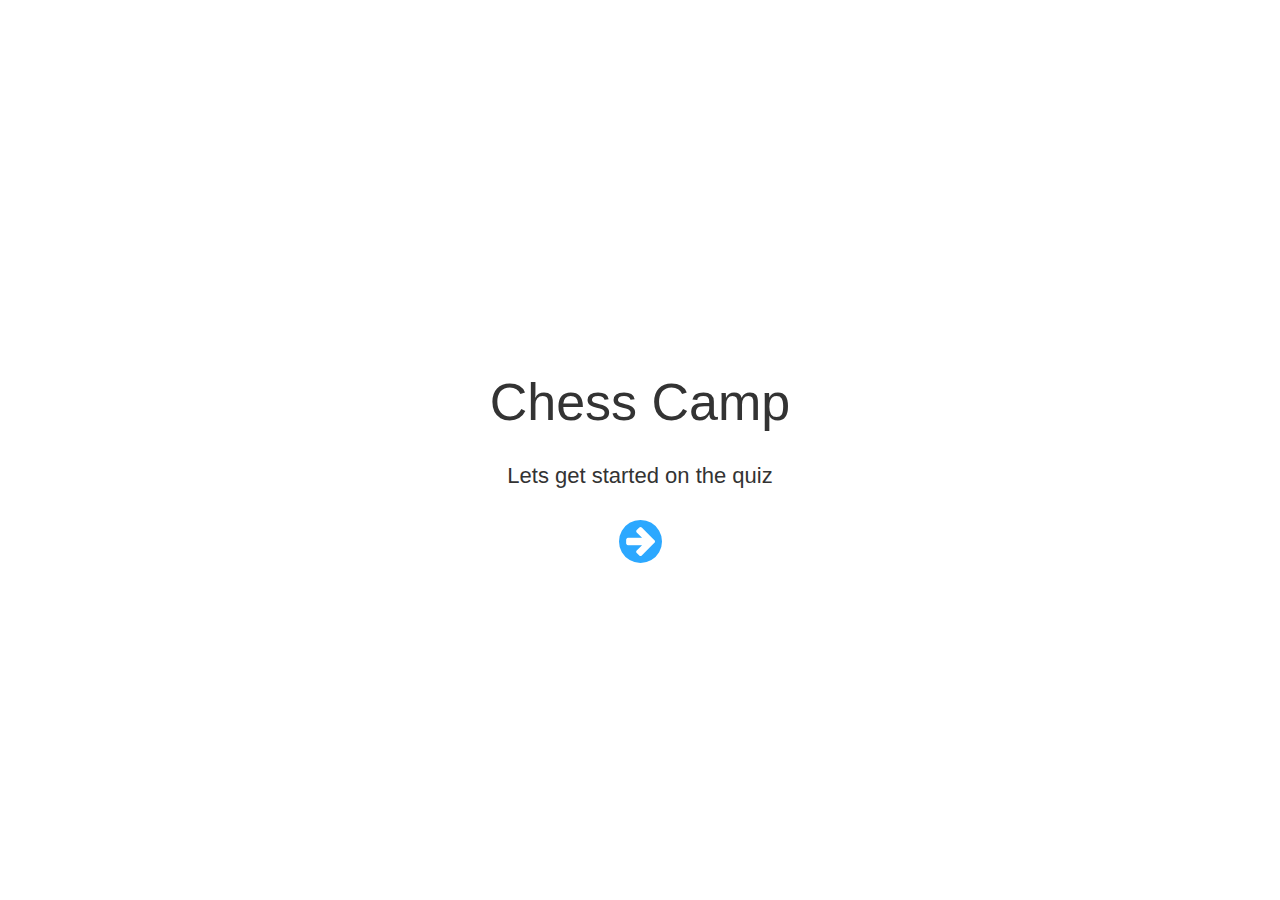
<file: index.html>
<!DOCTYPE html>
<html lang="en">
  <head>
    <meta charset="utf-8">
    <meta name="Moulthun Ly" content="Tue, 29 Oct 2013 23:53:06 GMT">
    <meta name="description" content="">
    <meta name="keywords" content="">
    <title>Chess Viewer Test</title>
    <link href='http://fonts.googleapis.com/css?family=Roboto:400,700,400italic,700italic|Roboto+Slab:400,700' rel='stylesheet' type='text/css'>
    <link href="//netdna.bootstrapcdn.com/font-awesome/4.0.1/css/font-awesome.css" rel="stylesheet">
    <link rel="stylesheet" href="//netdna.bootstrapcdn.com/bootstrap/3.0.0/css/bootstrap.min.css" />
    <link rel="stylesheet" href="/chessboardjs/css/chessboard-0.3.0.min.css" />
    <link rel="stylesheet" href="/stylesheets/style.css" />
    <link rel="stylesheet" href="/stylesheets/gsdk.css" />
    <script src="//ajax.googleapis.com/ajax/libs/jquery/1.10.2/jquery.min.js"></script>
    <script src="//netdna.bootstrapcdn.com/bootstrap/3.0.0/js/bootstrap.min.js"></script>
    <script src="js/get-shit-done.js"></script>
    <script src="js/gsdk-morphing.js"></script>
    <script src="js/gsdk-bootstrapswitch.js"></script>
    <script src="js/pgnviewer.js"></script>
    <script src="js/bootstrap-select.js"></script>
    <script src="js/jquery.flexisel.js"></script>
    <!--[if IE]>
    <script src="http://html5shim.googlecode.com/svn/trunk/html5.js"></script>
    <![endif]-->
  </head>
  <body>
    <div class="container">
      <div class="splash">
        <span class="splash-message">
          <h1>Chess Camp </h1>
          <h4>Lets get started on the quiz</h4>
          <a href="questions.html">
          <button class="fa fa-arrow-circle-right transparent"></button>
          </a>
        <span>
      </div>
    </div>
  </body>
</html>
</file>
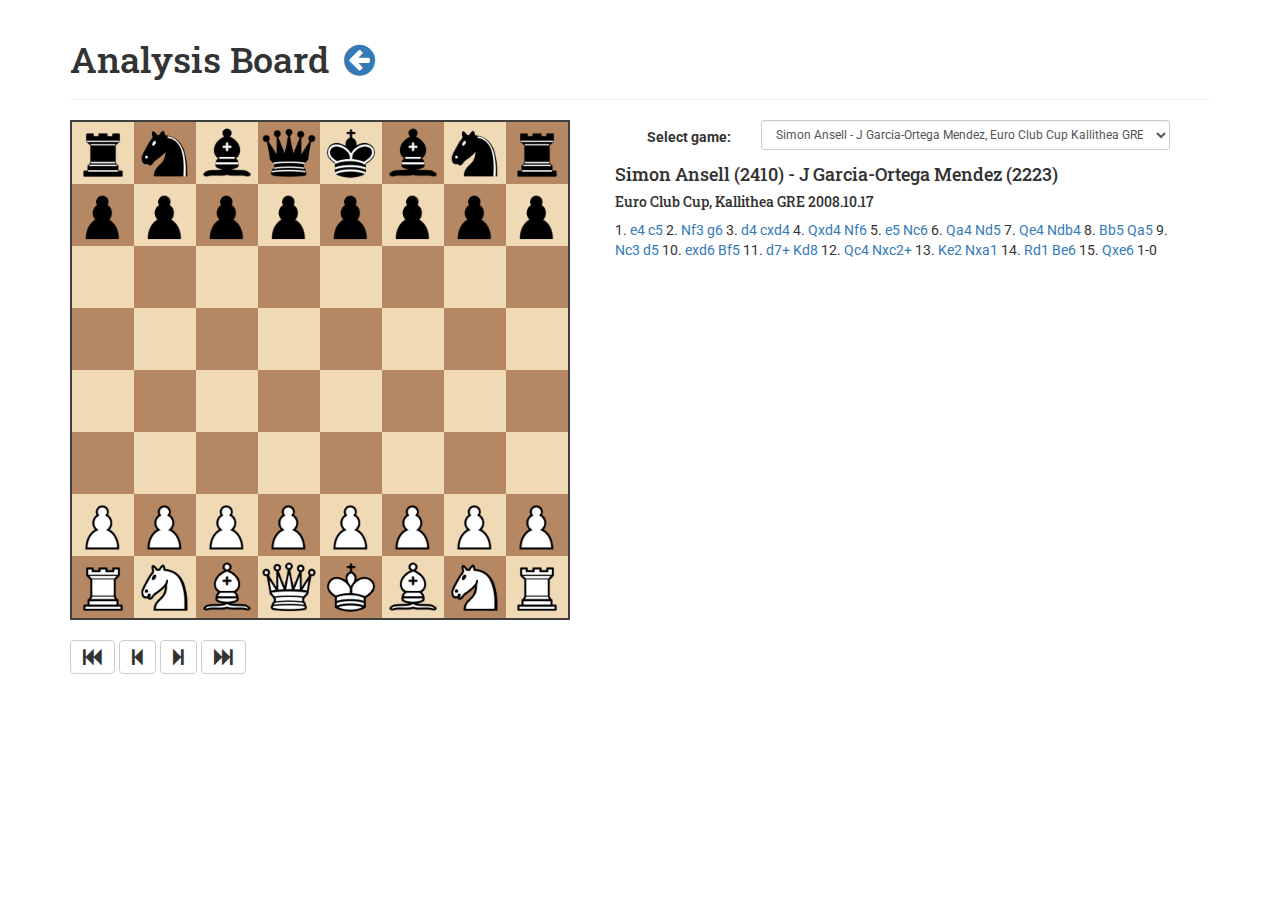
<file: answer.html>
<!DOCTYPE html>
<html lang="en">
  <head>
    <meta charset="utf-8">
    <meta name="generator" content="CoffeeCup HTML Editor (www.coffeecup.com)">
    <meta name="dcterms.created" content="Tue, 29 Oct 2013 23:53:06 GMT">
    <meta name="description" content="">
    <meta name="keywords" content="">
    <title>Chess Quiz Answers</title>
    <link href='http://fonts.googleapis.com/css?family=Roboto:400,700,400italic,700italic|Roboto+Slab:400,700' rel='stylesheet' type='text/css'>
    <link href="//netdna.bootstrapcdn.com/font-awesome/4.0.1/css/font-awesome.css" rel="stylesheet">
    <link rel="stylesheet" href="//netdna.bootstrapcdn.com/bootstrap/3.0.0/css/bootstrap.min.css" />
    <link rel="stylesheet" href="/chessboardjs/css/chessboard-0.3.0.min.css" />
    <link rel="stylesheet" href="/stylesheets/style.css" />
    <script src="//ajax.googleapis.com/ajax/libs/jquery/1.10.2/jquery.min.js"></script>
    <script src="//netdna.bootstrapcdn.com/bootstrap/3.0.0/js/bootstrap.min.js"></script>
    <!--[if IE]>
    <script src="http://html5shim.googlecode.com/svn/trunk/html5.js"></script>
    <![endif]-->
  </head>
  <body>
    <div class="container">
      <div class="page-header">
          <h1>Analysis Board 
            <a href="questions.html">
              <button class="fa fa-arrow-circle-left transparent" href="index.html"></button>
            </a>    
          </h1> 
      </div>
      <div class="row">
        <div class="analysis-left col-xs-4">
          <div id="board"></div>
          <div id="board-buttons">
            <button type="button" class="btn btn-default" id="btnStart"><i class="fa fa-fast-backward fa-lg"></i></button>
            <button type="button" class="btn btn-default" id="btnPrevious"><i class="fa fa-step-backward fa-lg"></i></button>
            <button type="button" class="btn btn-default" id="btnNext"><i class="fa fa-step-forward fa-lg"></i></button>
            <button type="button" class="btn btn-default" id="btnEnd"><i class="fa fa-fast-forward fa-lg"></i></button>
          </div>
        </div>
        <div class="analysis-right col-xs-6">
          <form class="form-horizontal" role="form">
            <div class="form-group">
              <label for="gameSelect" class="col-xs-3 control-label">Select game:</label>
              <div class="col-xs-9">
                <select id="gameSelect" class="form-control input-sm" onchange="loadGame(this.value);return false;"></select>
              </div>
            </div>
          </form>
          <div id="game-data">
          </div>
        </div>
      </div>
     
    </div>
    <script src="/chessboardjs/js/chessboard-0.3.0.min.js"></script>
    <script src="/chessjs/chess.js"></script>
    <script src="js/pgnviewer.js"></script>
  </body>
</html>
</file>
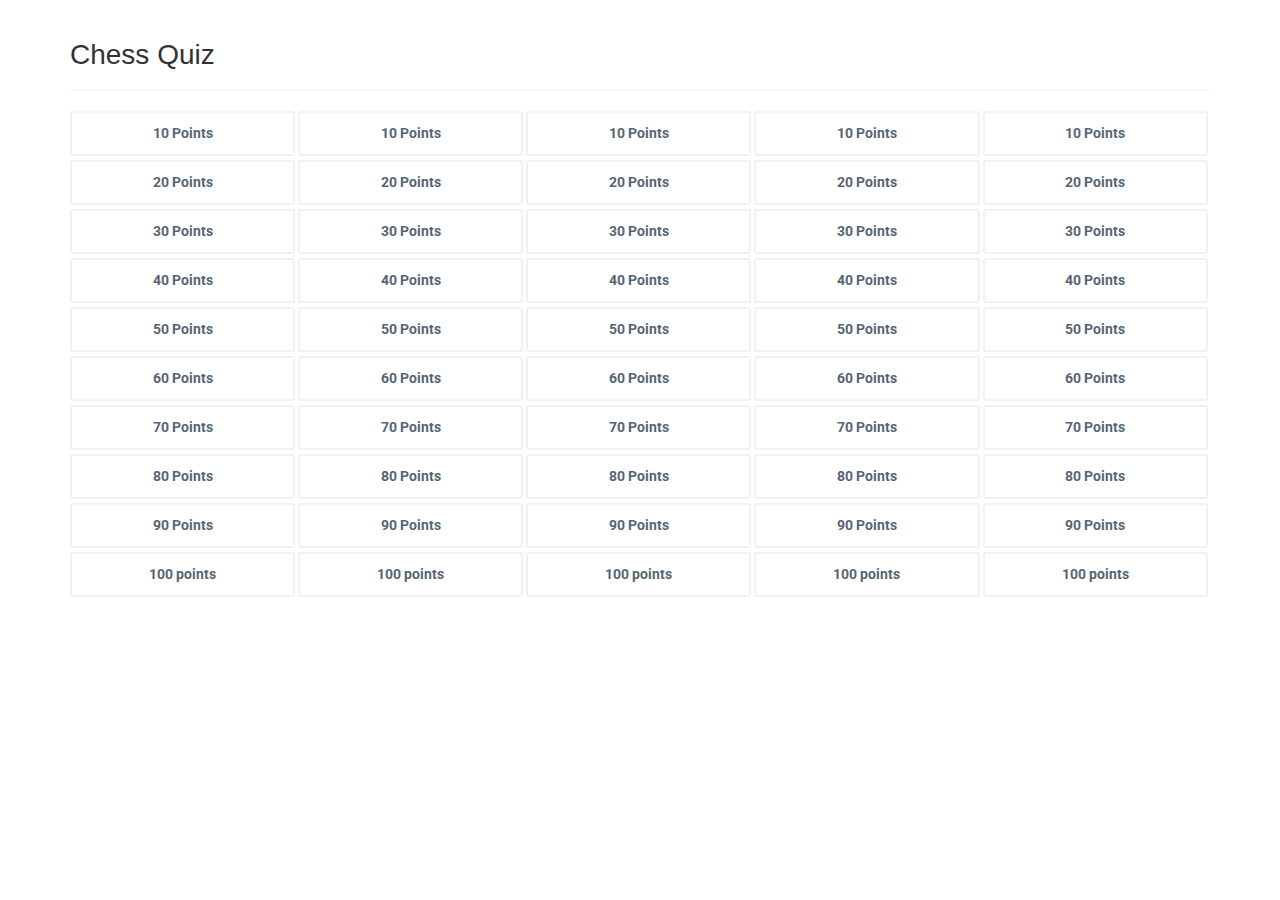
<file: questions.html>
<!DOCTYPE html>
<html lang="en">
  <head>
    <meta charset="utf-8">
    <meta name="generator" content="CoffeeCup HTML Editor (www.coffeecup.com)">
    <meta name="dcterms.created" content="Tue, 29 Oct 2013 23:53:06 GMT">
    <meta name="description" content="">
    <meta name="keywords" content="">
    <title>Chess Quiz Board</title>
    <link href='http://fonts.googleapis.com/css?family=Roboto:400,700,400italic,700italic|Roboto+Slab:400,700' rel='stylesheet' type='text/css'>
    <link href="//netdna.bootstrapcdn.com/font-awesome/4.0.1/css/font-awesome.css" rel="stylesheet">
    <link rel="stylesheet" href="//netdna.bootstrapcdn.com/bootstrap/3.0.0/css/bootstrap.min.css" />
    <link rel="stylesheet" href="/chessboardjs/css/chessboard-0.3.0.min.css" />
    <link rel="stylesheet" href="/stylesheets/style.css" />
    <link rel="stylesheet" href="/stylesheets/gsdk.css" />
    <script src="//ajax.googleapis.com/ajax/libs/jquery/1.10.2/jquery.min.js"></script>
    <script src="//netdna.bootstrapcdn.com/bootstrap/3.0.0/js/bootstrap.min.js"></script>
    <script src="js/get-shit-done.js"></script>
    <script src="js/gsdk-morphing.js"></script>
    <script src="js/gsdk-bootstrapswitch.js"></script>
    <script src="js/bootstrap-select.js"></script>
    <script src="js/jquery.flexisel.js"></script>
    <!--[if IE]>
    <script src="http://html5shim.googlecode.com/svn/trunk/html5.js"></script>
    <![endif]-->
  </head>
  <body>
    <div class="container">
      <div class="page-header">
        <h3>Chess Quiz</h3>
      </div>
      <div class = "quiz-board">
        <!-- The First Row -->
        <div class="quiz row" id="one">
          <button class="btn question" id="one">
            10 Points
          </button>

          <button class="btn question" id="two">
            10 Points
          </button>

          <button class="btn question" id="three">
            10 Points
          </button>

           <button class="btn question" id="four">
            10 Points
          </button>

           <button class="btn question" id="five">
            10 Points
          </button>
        </div>
        <!-- The Second Row -->
        <div class="quiz row" id="two">
          <button class="btn question" id="one">
            20 Points
          </button>

          <button class="btn question" id="two">
            20 Points
          </button>

          <button class="btn question" id="three">
            20 Points
          </button>

           <button class="btn question" id="four">
            20 Points
          </button>

           <button class="btn question" id="five">
            20 Points
          </button>        
        </div>
        <!-- The Third Row -->
        <div class="quiz row" id="three">
          <button class="btn question" id="one">
            30 Points
          </button>

          <button class="btn question" id="two">
            30 Points
          </button>

          <button class="btn question" id="three">
            30 Points
          </button>

           <button class="btn question" id="four">
            30 Points
          </button>

           <button class="btn question" id="five">
            30 Points
          </button>          
        </div>
        <!-- The 4th Row -->
        <div class="quiz row" id="four">
          <button class="btn question" id="one">
            40 Points
          </button>

          <button class="btn question" id="two">
            40 Points
          </button>

          <button class="btn question" id="three">
            40 Points
          </button>

           <button class="btn question" id="four">
            40 Points
          </button>

           <button class="btn question" id="five">
            40 Points
          </button>        
        </div>
        <!-- The 5th Row -->
        <div class="quiz row" id="five">
          <button class="btn question" id="one">
            50 Points
          </button>

          <button class="btn question" id="two">
            50 Points
          </button>

          <button class="btn question" id="three">
            50 Points
          </button>

           <button class="btn question" id="four">
            50 Points
          </button>

           <button class="btn question" id="five">
            50 Points
          </button>        
        </div>
        <!-- The 6th Row -->
        <div class="quiz row" id="six">
          <button class="btn question" id="one">
            60 Points
          </button>

          <button class="btn question" id="two">
            60 Points
          </button>

          <button class="btn question" id="three">
            60 Points
          </button>

           <button class="btn question" id="four">
            60 Points
          </button>

           <button class="btn question" id="five">
            60 Points
          </button>        
        </div>
        <!-- The 7th Row -->
        <div class="quiz row" id="seven">
          <button class="btn question" id="one">
            70 Points
          </button>

          <button class="btn question" id="two">
            70 Points
          </button>

          <button class="btn question" id="three">
            70 Points
          </button>

           <button class="btn question" id="four">
            70 Points
          </button>

           <button class="btn question" id="five">
            70 Points
          </button>        
        </div>
        <!-- The 8th Row -->
        <div class="quiz row" id="eight">
          <button class="btn question" id="one">
            80 Points
          </button>

          <button class="btn question" id="two">
            80 Points
          </button>

          <button class="btn question" id="three">
            80 Points
          </button>

          <button class="btn question" id="four">
            80 Points
          </button>

           <button class="btn question" id="five">
            80 Points
          </button>        
        </div>
        <!-- The 9th Row -->
        <div class="quiz row" id="ninety">
          <button class="btn question" id="one">
            90 Points
          </button>

          <button class="btn question" id="two">
            90 Points
          </button>

          <button class="btn question" id="three">
            90 Points
          </button>

           <button class="btn question" id="four">
            90 Points
          </button>

          <button class="btn question" id="five">
            90 Points
          </button>        
        </div>
        <!-- The 10th Row -->
        <div class="quiz row" id="ten">
          <button class="btn question" id="one">
            100 points
          </button>

          <button class="btn question" id="two">
            100 points
          </button>

          <button class="btn question" id="three">
            100 points
          </button>

          <button class="btn question" id="four">
            100 points
          </button>

          <button class="btn question" id="five">
            100 points
          </button>        
        </div>
      </div>
    </div>

  </body>
</html>
</file>
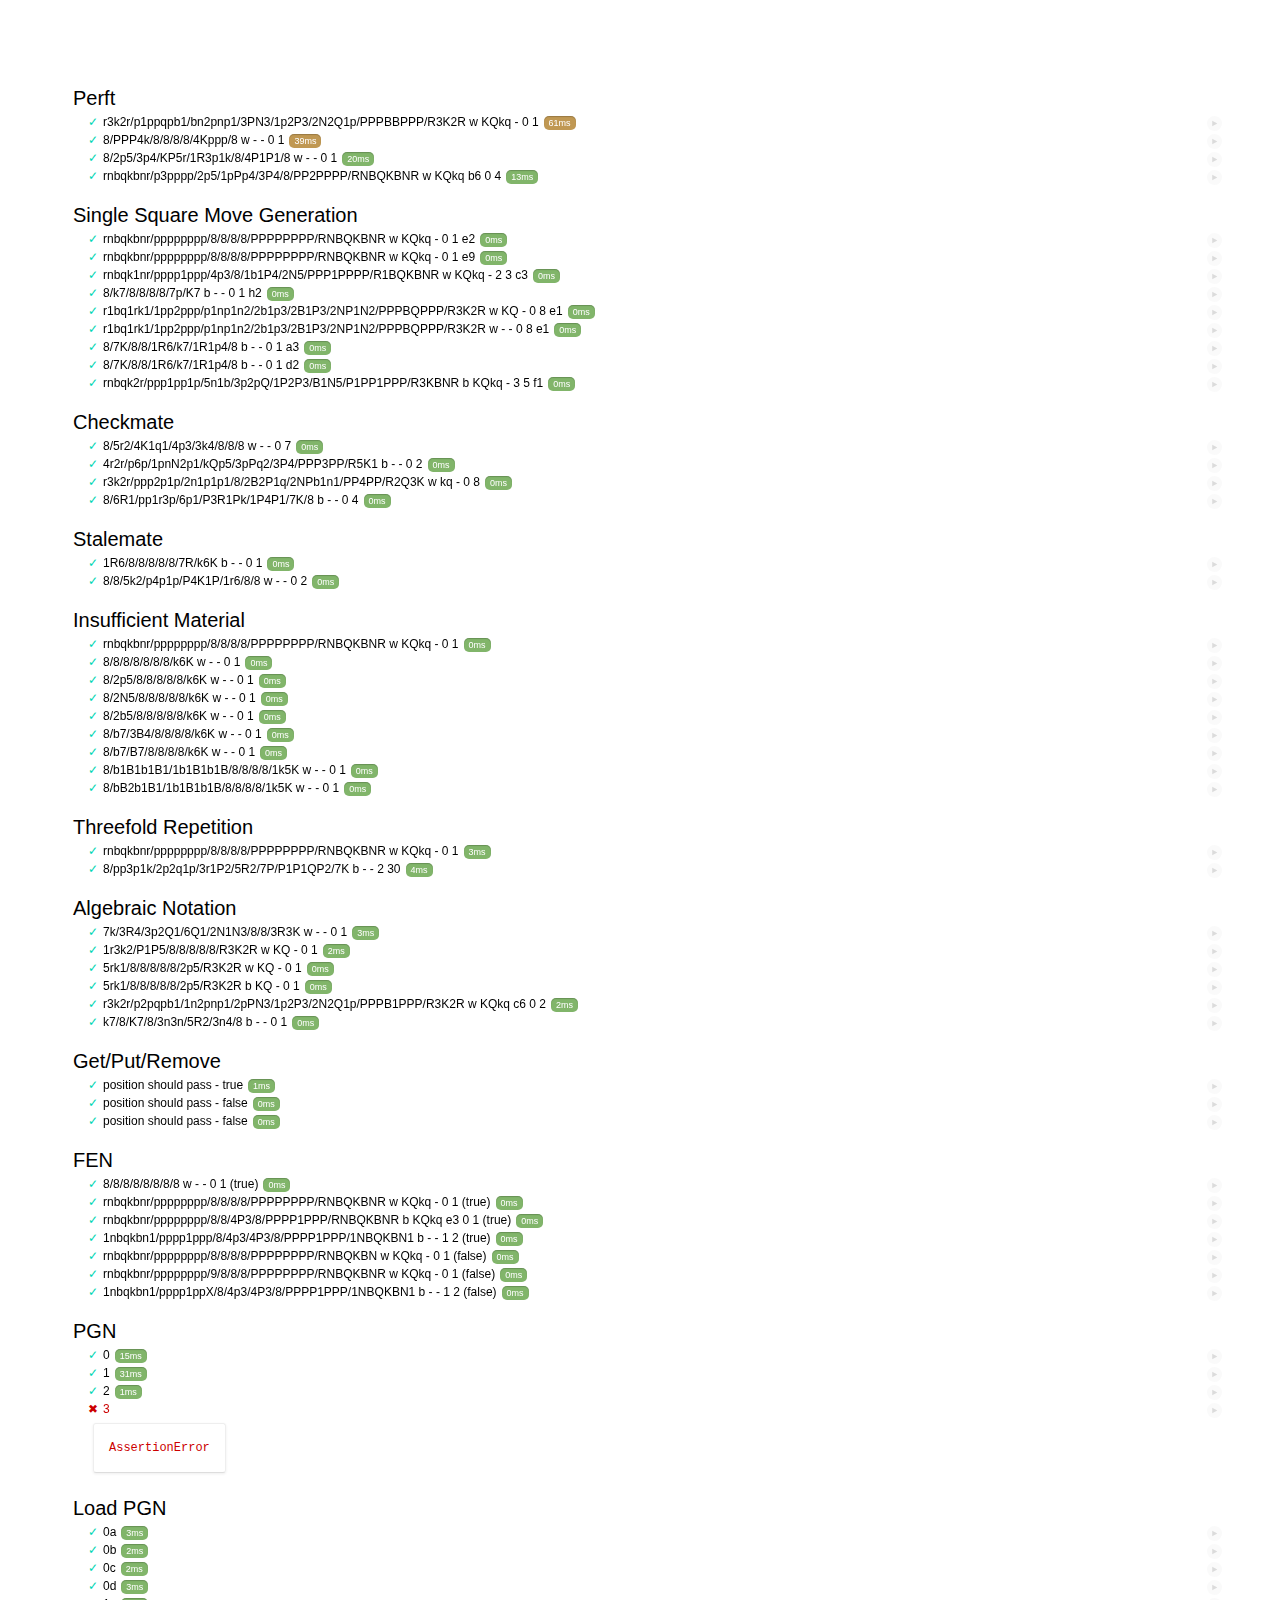
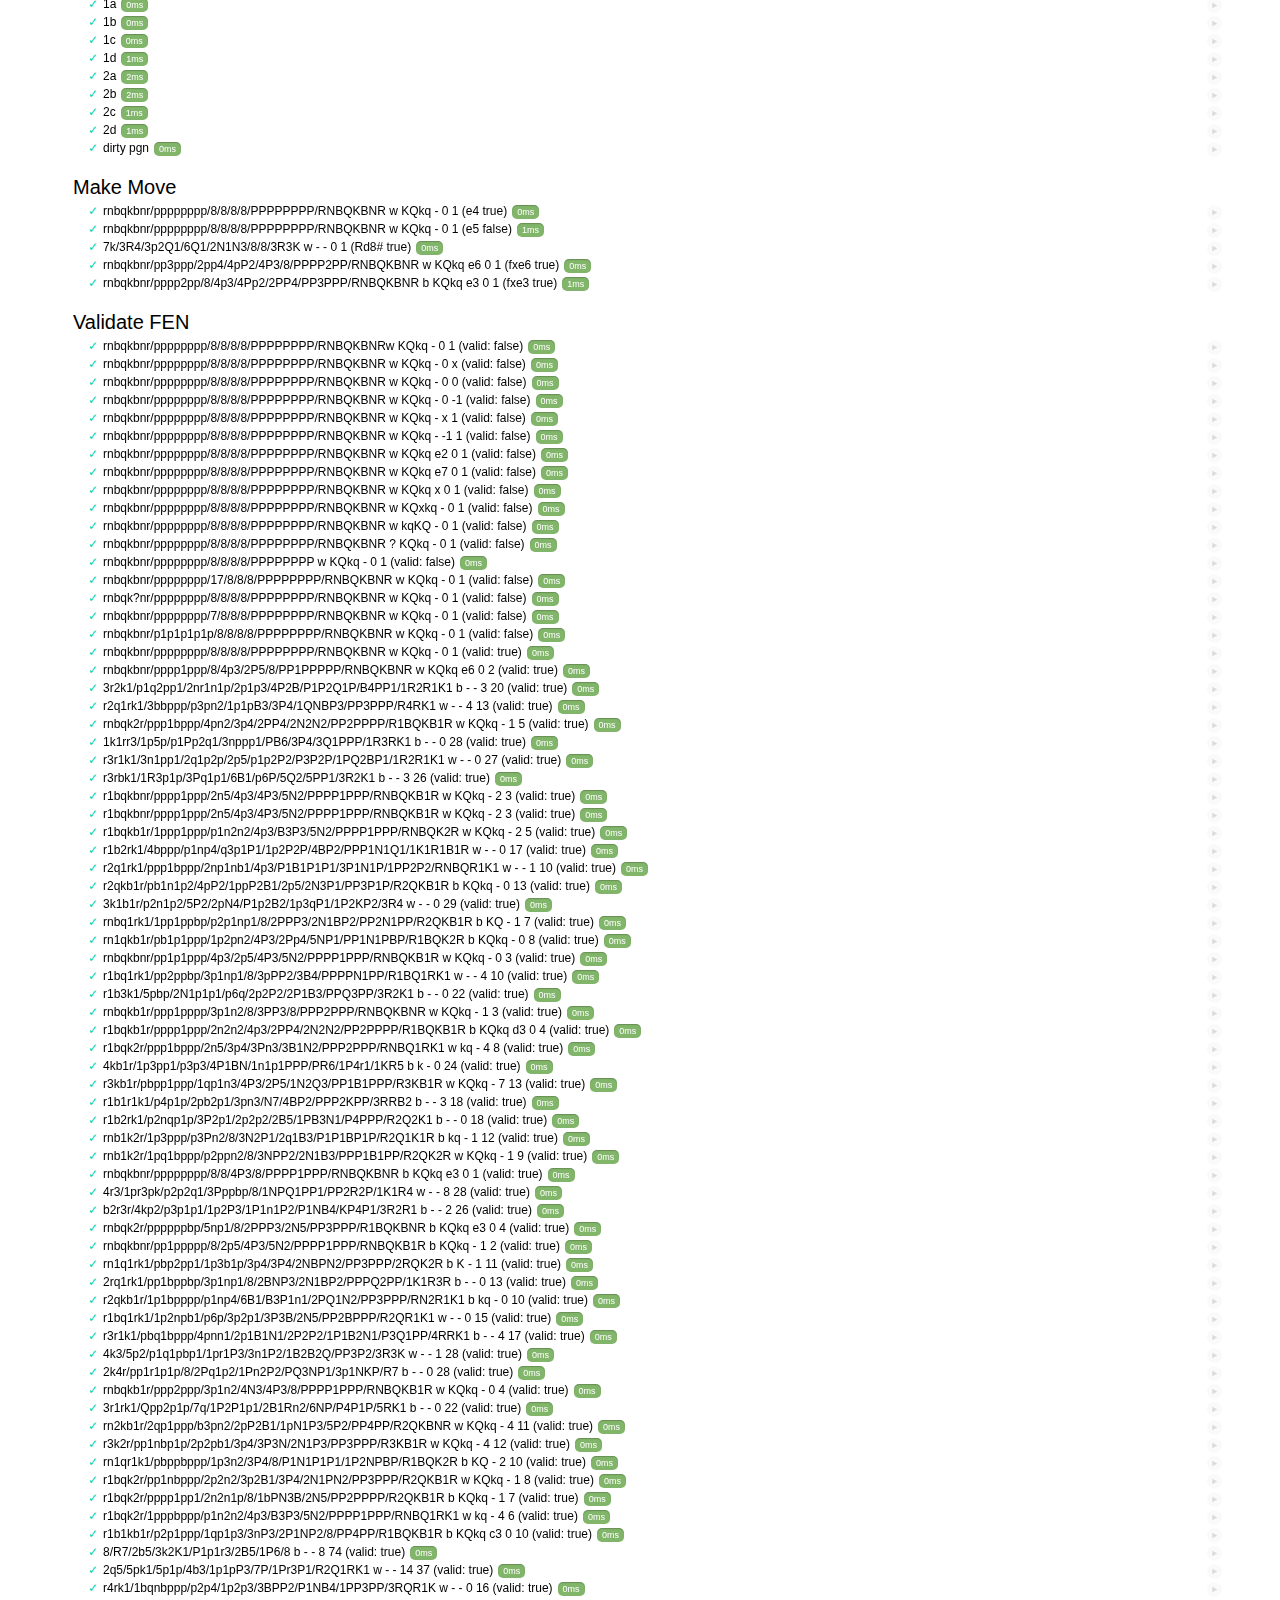
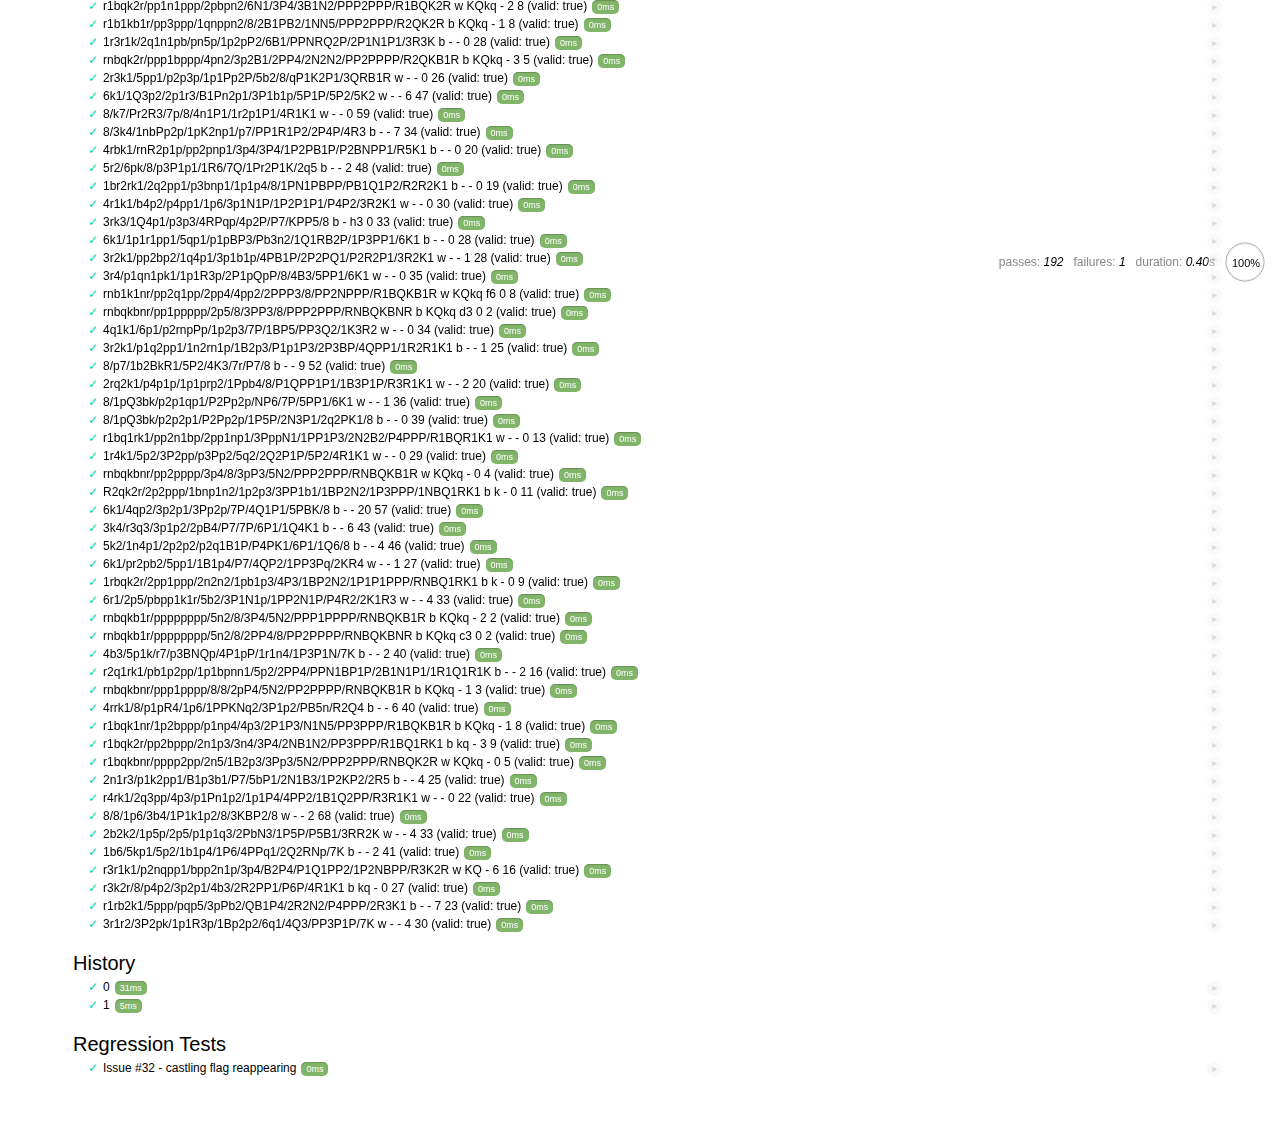
<file: chessjs/tests/tests.html>
<!doctype html>
<html>
<head>
  <meta charset="utf-8">
  <title>Mocha Tests</title>
  <link rel="stylesheet" href="mocha.css" />
  <style>
    #mocha .test.pass.fast .duration {
      background: #81b56a;
      display: inline;
    }
  </style>
</head>
<body>
  <div id="mocha"></div>

  <script type="text/javascript" src="mocha.js"></script>
  <script type="text/javascript" src="chai.js"></script>
  <script type="text/javascript" src="../chess.js"></script>
  <script type="text/javascript">
    mocha.setup('tdd');
  </script>
  <script type="text/javascript" src="tests.js"></script>
  <script>
    mocha.run();
  </script>
</body>
</html>
</file>
<file: stylesheets/style.css>
@import url("questions.css");
@import url("answer.css");

body, html{
  height: 100%;
}

h1, h2, h3, h4, h5, h6 {
  font-family: 'Roboto Slab', Georgia, Times, serif;
}

p, div {
  font-family: 'Roboto', Helvetica, Arial, sans-serif;
}

.splash {
  top: 50%; /* IMPORTANT */
  left: 50%; /* IMPORTANT */
  position: absolute;
  width: 750px;
  height: 417px;
  margin-top: -208.5px; /* HALF OF THE HEIGHT */
  margin-left: -375px; /* HALF OF THE WIDTH */
  text-align: center;
  padding-top: 8%;
}

#board {
  width: 100%;
}

#board-buttons {
  margin-top: 20px;
  margin-bottom: 20px;
  overflow: auto;
}

#board-buttons button {
  display: inline;
  float: left;
  margin-right: 4px;
}

.highlight {
  background-color: #F3F315;
}

.analysis-right{
  float: right !important;
  margin-right: 40px;
}

.analysis-left {
  float: left !important;
  width: 45%;
}

.fa.fa-arrow-circle-right {
  font-size: 50px !important;
  width: 80px !important; 
  padding: 10px;
  transition-property: opacity;
  transition-duration: 0.2s;
  transition-timing-function: linear;
}

.fa.fa-arrow-circle-right:hover {
  opacity: 0.5;
}

input, button:focus {
    outline:none;
}
</file>
<file: stylesheets/gsdk.css>
/*      light colors         */
.vertical-align {
  position: relative;
  top: 50%;
  -webkit-transform: translateY(-50%);
  -ms-transform: translateY(-50%);
  transform: translateY(-50%);
}
@keyframes bottombar-back {
  0% {
    bottom: 6px;
    transform: rotate(-135deg);
  }
  45% {
    transform: rotate(10deg);
  }
  75% {
    transform: rotate(-5deg);
  }
  100% {
    bottom: 0px;
    transform: rotate(0);
  }
}
@-webkit-keyframes bottombar-back {
  0% {
    bottom: 6px;
    -webkit-transform: rotate(-135deg);
  }
  45% {
    -webkit-transform: rotate(10deg);
  }
  75% {
    -webkit-transform: rotate(-5deg);
  }
  100% {
    bottom: 0px;
    -webkit-transform: rotate(0);
  }
}
@-moz-keyframes bottombar-back {
  0% {
    bottom: 6px;
    -moz-transform: rotate(-135deg);
  }
  45% {
    -moz-transform: rotate(10deg);
  }
  75% {
    -moz-transform: rotate(-5deg);
  }
  100% {
    bottom: 0px;
    -moz-transform: rotate(0);
  }
}
@keyframes spin {
  from {
    transform: rotate(0deg);
  }
  to {
    transform: rotate(360deg);
  }
}
@-webkit-keyframes spin {
  from {
    -webkit-transform: rotate(0deg);
  }
  to {
    -webkit-transform: rotate(360deg);
  }
}
@-moz-keyframes spin {
  from {
    -moz-transform: rotate(0deg);
  }
  to {
    -moz-transform: rotate(360deg);
  }
}
@-ms-keyframes spin {
  from {
    -ms-transform: rotate(0deg);
  }
  to {
    -ms-transform: rotate(360deg);
  }
}
/*           Font Smoothing      */
h1,
.h1,
h2,
.h2,
h3,
.h3,
h4,
.h4,
h5,
.h5,
h6,
.h6,
p,
.navbar,
.brand,
.btn-simple,
a,
.td-name,
td {
  -moz-osx-font-smoothing: grayscale;
  -webkit-font-smoothing: antialiased;
  font-family: "Helvetica Neue", "Open Sans", Arial, sans-serif;
}
h1,
.h1,
h2,
.h2,
h3,
.h3,
h4,
.h4 {
  font-weight: 400;
  margin: 30px 0 15px;
}
h1,
.h1 {
  font-size: 52px;
}
h2,
.h2 {
  font-size: 36px;
}
h3,
.h3 {
  font-size: 28px;
  margin: 20px 0 10px;
}
h4,
.h4 {
  font-size: 22px;
  line-height: 30px;
}
h5,
.h5 {
  font-size: 18px;
  margin-bottom: 15px;
}
h6,
.h6 {
  font-size: 14px;
  font-weight: 600;
  text-transform: uppercase;
}
p {
  font-size: 16px;
  line-height: 1.5;
}
h1 small,
h2 small,
h3 small,
h4 small,
h5 small,
h6 small,
.h1 small,
.h2 small,
.h3 small,
.h4 small,
.h5 small,
.h6 small,
h1 .small,
h2 .small,
h3 .small,
h4 .small,
h5 .small,
h6 .small,
.h1 .small,
.h2 .small,
.h3 .small,
.h4 .small,
.h5 .small,
.h6 .small {
  color: #9a9a9a;
  font-weight: 300;
  line-height: 1.5;
}
h1 small,
h2 small,
h3 small,
h1 .small,
h2 .small,
h3 .small {
  font-size: 60%;
}
h1 .subtitle {
  display: block;
  font-family: 'Grand Hotel', cursive;
  margin: 0 0 30px;
}
.text-primary,
.text-primary:hover {
  color: #1D62F0 !important;
}
.text-info,
.text-info:hover {
  color: #109CFF !important;
}
.text-success,
.text-success:hover {
  color: #0C9C14 !important;
}
.text-warning,
.text-warning:hover {
  color: #ED8D00 !important;
}
.text-danger,
.text-danger:hover {
  color: #EE2D20 !important;
}
/*     General overwrite     */
body {
  font-family: "Helvetica Neue", "Open Sans", Arial, sans-serif;
}
a {
  color: #2ca8ff;
}
a:hover,
a:focus {
  color: #109cff;
  text-decoration: none;
}
a:focus,
a:active,
button::-moz-focus-inner,
input[type="reset"]::-moz-focus-inner,
input[type="button"]::-moz-focus-inner,
input[type="submit"]::-moz-focus-inner,
select::-moz-focus-inner,
input[type="file"] > input[type="button"]::-moz-focus-inner {
  outline: 0;
}
.ui-slider-handle:focus,
.navbar-toggle {
  outline: 0 !important;
}
/*           Animations              */
.form-control,
.input-group-addon,
.tagsinput,
.navbar,
.navbar .alert {
  -webkit-transition: all 300ms linear;
  -moz-transition: all 300ms linear;
  -o-transition: all 300ms linear;
  -ms-transition: all 300ms linear;
  transition: all 300ms linear;
}
.tagsinput .tag,
.tagsinput-remove-link,
.filter,
.btn-hover,
[data-toggle="collapse"] i {
  -webkit-transition: all 150ms linear;
  -moz-transition: all 150ms linear;
  -o-transition: all 150ms linear;
  -ms-transition: all 150ms linear;
  transition: all 150ms linear;
}
.btn-morphing .fa,
.btn-morphing .circle,
.gsdk-collapse {
  -webkit-transition: all 370ms linear;
  -moz-transition: all 370ms linear;
  -o-transition: all 370ms linear;
  -ms-transition: all 370ms linear;
  transition: all 370ms linear;
}
.fa {
  width: 18px;
  text-align: center;
}
.margin-top {
  margin-top: 50px;
}
/*       CT colors          */
.ct-blue,
.checkbox-blue.checkbox.checked .second-icon,
.checkbox-blue.checkbox.checked,
.radio-blue.radio.checked .second-icon,
.radio-blue.radio.checked {
  color: #3472f7;
}
.ct-azure,
.checkbox-azure.checkbox.checked .second-icon,
.radio-azure.radio.checked .second-icon,
.checkbox-azure.checkbox.checked,
.radio-azure.radio.checked {
  color: #2ca8ff;
}
.ct-green,
.checkbox-green.checkbox.checked .second-icon,
.radio-green.radio.checked .second-icon,
.checkbox-green.checkbox.checked,
.radio-green.radio.checked {
  color: #05ae0e;
}
.ct-orange,
.checkbox-orange.checkbox.checked .second-icon,
.radio-orange.radio.checked .second-icon,
.checkbox-orange.checkbox.checked,
.radio-orange.radio.checked {
  color: #ff9500;
}
.ct-red,
.checkbox-red.checkbox.checked .second-icon,
.radio-red.radio.checked .second-icon,
.checkbox-red.checkbox.checked,
.radio-red.radio.checked {
  color: #ff3b30;
}
input.ct-blue + span.switch-left,
input.ct-blue + span + label + span.switch-right {
  background-color: #3472f7;
}
input.ct-azure + span.switch-left,
input.ct-azure + span + label + span.switch-right {
  background-color: #2ca8ff;
}
input.ct-green + span.switch-left,
input.ct-green + span + label + span.switch-right {
  background-color: #05ae0e;
}
input.ct-orange + span.switch-left,
input.ct-orange + span + label + span.switch-right {
  background-color: #ff9500;
}
input.ct-red + span.switch-left,
input.ct-red + span + label + span.switch-right {
  background-color: #ff3b30;
}
.btn {
  border-width: 2px;
  background-color: transparent;
  font-weight: 400;
  opacity: 0.8;
  filter: alpha(opacity=80);
  padding: 8px 16px;
  border-color: #888888;
  color: #888888;
}
.btn:hover,
.btn:focus,
.btn:active,
.btn.active,
.open > .btn.dropdown-toggle {
  background-color: transparent;
  color: #777777;
  border-color: #777777;
}
.btn:disabled,
.btn[disabled],
.btn.disabled {
  background-color: transparent;
  border-color: #888888;
}
.btn.btn-fill {
  color: #ffffff;
  background-color: #888888;
  opacity: 1;
  filter: alpha(opacity=100);
}
.btn.btn-fill:hover,
.btn.btn-fill:focus,
.btn.btn-fill:active,
.btn.btn-fill.active,
.open > .btn.btn-fill.dropdown-toggle {
  background-color: #777777;
  color: #ffffff;
}
.btn.btn-fill .caret {
  border-top-color: #ffffff;
}
.btn .caret {
  border-top-color: #888888;
}
.btn:hover,
.btn:focus {
  opacity: 1;
  filter: alpha(opacity=100);
  outline: 0 !important;
}
.btn:active,
.btn.active,
.open > .btn.dropdown-toggle {
  -webkit-box-shadow: none;
  box-shadow: none;
  outline: 0 !important;
}
.btn.btn-icon {
  padding: 8px;
}
.btn-primary {
  border-color: #3472f7;
  color: #3472f7;
}
.btn-primary:hover,
.btn-primary:focus,
.btn-primary:active,
.btn-primary.active,
.open > .btn-primary.dropdown-toggle {
  background-color: transparent;
  color: #1d62f0;
  border-color: #1d62f0;
}
.btn-primary:disabled,
.btn-primary[disabled],
.btn-primary.disabled {
  background-color: transparent;
  border-color: #3472f7;
}
.btn-primary.btn-fill {
  color: #ffffff;
  background-color: #3472f7;
  opacity: 1;
  filter: alpha(opacity=100);
}
.btn-primary.btn-fill:hover,
.btn-primary.btn-fill:focus,
.btn-primary.btn-fill:active,
.btn-primary.btn-fill.active,
.open > .btn-primary.btn-fill.dropdown-toggle {
  background-color: #1d62f0;
  color: #ffffff;
}
.btn-primary.btn-fill .caret {
  border-top-color: #ffffff;
}
.btn-primary .caret {
  border-top-color: #3472f7;
}
.btn-success {
  border-color: #05ae0e;
  color: #05ae0e;
}
.btn-success:hover,
.btn-success:focus,
.btn-success:active,
.btn-success.active,
.open > .btn-success.dropdown-toggle {
  background-color: transparent;
  color: #049f0c;
  border-color: #049f0c;
}
.btn-success:disabled,
.btn-success[disabled],
.btn-success.disabled {
  background-color: transparent;
  border-color: #05ae0e;
}
.btn-success.btn-fill {
  color: #ffffff;
  background-color: #05ae0e;
  opacity: 1;
  filter: alpha(opacity=100);
}
.btn-success.btn-fill:hover,
.btn-success.btn-fill:focus,
.btn-success.btn-fill:active,
.btn-success.btn-fill.active,
.open > .btn-success.btn-fill.dropdown-toggle {
  background-color: #049f0c;
  color: #ffffff;
}
.btn-success.btn-fill .caret {
  border-top-color: #ffffff;
}
.btn-success .caret {
  border-top-color: #05ae0e;
}
.btn-info {
  border-color: #2ca8ff;
  color: #2ca8ff;
}
.btn-info:hover,
.btn-info:focus,
.btn-info:active,
.btn-info.active,
.open > .btn-info.dropdown-toggle {
  background-color: transparent;
  color: #109cff;
  border-color: #109cff;
}
.btn-info:disabled,
.btn-info[disabled],
.btn-info.disabled {
  background-color: transparent;
  border-color: #2ca8ff;
}
.btn-info.btn-fill {
  color: #ffffff;
  background-color: #2ca8ff;
  opacity: 1;
  filter: alpha(opacity=100);
}
.btn-info.btn-fill:hover,
.btn-info.btn-fill:focus,
.btn-info.btn-fill:active,
.btn-info.btn-fill.active,
.open > .btn-info.btn-fill.dropdown-toggle {
  background-color: #109cff;
  color: #ffffff;
}
.btn-info.btn-fill .caret {
  border-top-color: #ffffff;
}
.btn-info .caret {
  border-top-color: #2ca8ff;
}
.btn-warning {
  border-color: #ff9500;
  color: #ff9500;
}
.btn-warning:hover,
.btn-warning:focus,
.btn-warning:active,
.btn-warning.active,
.open > .btn-warning.dropdown-toggle {
  background-color: transparent;
  color: #ed8d00;
  border-color: #ed8d00;
}
.btn-warning:disabled,
.btn-warning[disabled],
.btn-warning.disabled {
  background-color: transparent;
  border-color: #ff9500;
}
.btn-warning.btn-fill {
  color: #ffffff;
  background-color: #ff9500;
  opacity: 1;
  filter: alpha(opacity=100);
}
.btn-warning.btn-fill:hover,
.btn-warning.btn-fill:focus,
.btn-warning.btn-fill:active,
.btn-warning.btn-fill.active,
.open > .btn-warning.btn-fill.dropdown-toggle {
  background-color: #ed8d00;
  color: #ffffff;
}
.btn-warning.btn-fill .caret {
  border-top-color: #ffffff;
}
.btn-warning .caret {
  border-top-color: #ff9500;
}
.btn-danger {
  border-color: #ff3b30;
  color: #ff3b30;
}
.btn-danger:hover,
.btn-danger:focus,
.btn-danger:active,
.btn-danger.active,
.open > .btn-danger.dropdown-toggle {
  background-color: transparent;
  color: #ee2d20;
  border-color: #ee2d20;
}
.btn-danger:disabled,
.btn-danger[disabled],
.btn-danger.disabled {
  background-color: transparent;
  border-color: #ff3b30;
}
.btn-danger.btn-fill {
  color: #ffffff;
  background-color: #ff3b30;
  opacity: 1;
  filter: alpha(opacity=100);
}
.btn-danger.btn-fill:hover,
.btn-danger.btn-fill:focus,
.btn-danger.btn-fill:active,
.btn-danger.btn-fill.active,
.open > .btn-danger.btn-fill.dropdown-toggle {
  background-color: #ee2d20;
  color: #ffffff;
}
.btn-danger.btn-fill .caret {
  border-top-color: #ffffff;
}
.btn-danger .caret {
  border-top-color: #ff3b30;
}
.btn-neutral {
  border-color: #ffffff;
  color: #ffffff;
}
.btn-neutral:hover,
.btn-neutral:focus,
.btn-neutral:active,
.btn-neutral.active,
.open > .btn-neutral.dropdown-toggle {
  background-color: transparent;
  color: #ffffff;
  border-color: #ffffff;
}
.btn-neutral:disabled,
.btn-neutral[disabled],
.btn-neutral.disabled {
  background-color: transparent;
  border-color: #ffffff;
}
.btn-neutral.btn-fill {
  color: #ffffff;
  background-color: #ffffff;
  opacity: 1;
  filter: alpha(opacity=100);
}
.btn-neutral.btn-fill:hover,
.btn-neutral.btn-fill:focus,
.btn-neutral.btn-fill:active,
.btn-neutral.btn-fill.active,
.open > .btn-neutral.btn-fill.dropdown-toggle {
  background-color: #ffffff;
  color: #ffffff;
}
.btn-neutral.btn-fill .caret {
  border-top-color: #ffffff;
}
.btn-neutral .caret {
  border-top-color: #ffffff;
}
.btn-neutral:active,
.btn-neutral.active,
.open > .btn-neutral.dropdown-toggle {
  background-color: #ffffff;
  color: #888888;
}
.btn-neutral.btn-fill,
.btn-neutral.btn-fill:hover,
.btn-neutral.btn-fill:focus {
  color: #888888;
}
.btn-neutral.btn-simple:active,
.btn-neutral.btn-simple.active {
  background-color: transparent;
}
.btn:disabled,
.btn[disabled],
.btn.disabled {
  opacity: 0.5;
  filter: alpha(opacity=50);
}
.btn-round {
  border-width: 1px;
  border-radius: 30px !important;
  padding: 9px 18px;
}
.btn-round.btn-icon {
  padding: 9px;
}
.btn-simple {
  border: 0;
  font-size: 16px;
  padding: 8px 16px;
}
.btn-simple.btn-icon {
  padding: 8px;
}
.btn-lg {
  font-size: 18px;
  border-radius: 6px;
  padding: 14px 30px;
  font-weight: 400;
}
.btn-lg.btn-round {
  padding: 15px 30px;
}
.btn-lg.btn-simple {
  padding: 16px 30px;
}
.btn-sm {
  font-size: 12px;
  border-radius: 3px;
  padding: 5px 10px;
}
.btn-sm.btn-round {
  padding: 6px 10px;
}
.btn-sm.btn-simple {
  padding: 7px 10px;
}
.btn-xs {
  font-size: 12px;
  border-radius: 3px;
  padding: 1px 5px;
}
.btn-xs.btn-round {
  padding: 2px 5px;
}
.btn-xs.btn-simple {
  padding: 3px 5px;
}
.btn-wd {
  min-width: 140px;
}
.btn-group.select {
  width: 100%;
}
.btn-group.select .btn {
  text-align: left;
}
.btn-group.select .caret {
  position: absolute;
  top: 50%;
  margin-top: -1px;
  right: 8px;
}
.form-control::-moz-placeholder {
  color: #dddddd;
  opacity: 1;
  filter: alpha(opacity=100);
}
.form-control:-moz-placeholder {
  color: #dddddd;
  opacity: 1;
  filter: alpha(opacity=100);
}
.form-control::-webkit-input-placeholder {
  color: #dddddd;
  opacity: 1;
  filter: alpha(opacity=100);
}
.form-control:-ms-input-placeholder {
  color: #dddddd;
  opacity: 1;
  filter: alpha(opacity=100);
}
.form-control {
  background-color: #ffffff;
  border: 1px solid #e3e3e3;
  border-radius: 4px;
  color: #444444;
  padding: 8px 16px;
  height: 40px;
  -webkit-box-shadow: none;
  box-shadow: none;
}
.form-control:focus {
  background-color: #ffffff;
  border: 1px solid #9a9a9a;
  -webkit-box-shadow: none;
  box-shadow: none;
  outline: 0 !important;
}
.has-success .form-control,
.has-error .form-control,
.has-success .form-control:focus,
.has-error .form-control:focus {
  border-color: #e3e3e3;
  -webkit-box-shadow: none;
  box-shadow: none;
}
.has-success .form-control {
  color: #05ae0e;
}
.has-success .form-control:focus {
  border-color: #05ae0e;
}
.has-error .form-control {
  color: #ff3b30;
}
.has-error .form-control:focus {
  border-color: #ff3b30;
}
.form-control + .form-control-feedback {
  border-radius: 6px;
  font-size: 14px;
  margin-top: -7px;
  position: absolute;
  right: 10px;
  top: 50%;
  vertical-align: middle;
}
.open .form-control {
  border-radius: 4px 4px 0 0;
  border-bottom-color: transparent;
}
.input-lg {
  height: 55px;
  padding: 14px 30px;
}
.has-error .form-control-feedback {
  color: #ff3b30;
}
.has-success .form-control-feedback {
  color: #05ae0e;
}
.input-group-addon {
  background-color: #ffffff;
  border: 1px solid #e3e3e3;
  border-radius: 4px;
}
.has-success .input-group-addon,
.has-error .input-group-addon {
  background-color: #ffffff;
  border: 1px solid #e3e3e3;
}
.has-error .form-control:focus + .input-group-addon {
  border-color: #ff3b30;
  color: #ff3b30;
}
.has-success .form-control:focus + .input-group-addon {
  border-color: #05ae0e;
  color: #05ae0e;
}
.form-control:focus + .input-group-addon,
.form-control:focus ~ .input-group-addon {
  background-color: #ffffff;
  border-color: #9a9a9a;
}
.input-group .form-control:first-child,
.input-group-addon:first-child,
.input-group-btn:first-child > .btn,
.input-group-btn:first-child > .dropdown-toggle,
.input-group-btn:last-child > .btn:not(:last-child):not(.dropdown-toggle) {
  border-right: 0 none;
}
.input-group .form-control:last-child,
.input-group-addon:last-child,
.input-group-btn:last-child > .btn,
.input-group-btn:last-child > .dropdown-toggle,
.input-group-btn:first-child > .btn:not(:first-child) {
  border-left: 0 none;
}
.form-control[disabled],
.form-control[readonly],
fieldset[disabled] .form-control {
  background-color: #e3e3e3;
  color: #888888;
  cursor: not-allowed;
}
.progress {
  background-color: #E5E5E5;
  border-radius: 3px;
  box-shadow: none;
  height: 4px;
}
.progress-thin {
  height: 2px;
}
/*!
 * jQuery UI Slider 1.10.4
 * http://jqueryui.com
 *
 * Copyright 2014 jQuery Foundation and other contributors
 * Released under the MIT license.
 * http://jquery.org/license
 *
 * http://api.jqueryui.com/slider/#theming
 */
.ui-slider {
  position: relative;
  text-align: left;
}
.ui-slider .ui-slider-handle {
  position: absolute;
  z-index: 2;
  width: 1.2em;
  height: 1.2em;
  cursor: default;
}
.ui-slider .ui-slider-range {
  position: absolute;
  z-index: 1;
  font-size: .7em;
  display: block;
  border: 0;
  background-position: 0 0;
}
/* For IE8 - See #6727 */
.ui-slider.ui-state-disabled .ui-slider-handle,
.ui-slider.ui-state-disabled .ui-slider-range {
  filter: inherit;
}
.ui-slider-horizontal {
  height: 4px;
}
.ui-slider-horizontal .ui-slider-handle {
  margin-left: -10px;
  top: -7px;
}
.ui-slider-horizontal .ui-slider-range {
  top: 0;
  height: 100%;
}
.ui-slider-horizontal .ui-slider-range-min {
  left: 0;
}
.ui-slider-horizontal .ui-slider-range-max {
  right: 0;
}
.ui-slider-vertical {
  width: .8em;
  height: 100px;
}
.ui-slider-vertical .ui-slider-handle {
  left: -0.3em;
  margin-left: 0;
  margin-bottom: -0.6em;
}
.ui-slider-vertical .ui-slider-range {
  left: 0;
  width: 100%;
}
.ui-slider-vertical .ui-slider-range-min {
  bottom: 0;
}
.ui-slider-vertical .ui-slider-range-max {
  top: 0;
}
/* Component containers
----------------------------------*/
.ui-widget {
  font-size: 1.1em /*{fsDefault}*/;
}
.ui-widget .ui-widget {
  font-size: 1em;
}
.ui-widget input,
.ui-widget select,
.ui-widget textarea,
.ui-widget button {
  font-size: 1em;
}
.ui-widget-content {
  background-color: #E5E5E5;
}
.ui-widget-content a {
  color: #222222 /*{fcContent}*/;
}
.ui-widget-header {
  background: #999999;
  color: #222222;
  font-weight: bold;
}
.ui-widget-header a {
  color: #222222;
}
.slider-primary .ui-widget-header {
  background-color: #3472F7;
}
.slider-info .ui-widget-header {
  background-color: #2C93FF;
}
.slider-success .ui-widget-header {
  background-color: #05AE0E;
}
.slider-warning .ui-widget-header {
  background-color: #FF9500;
}
.slider-danger .ui-widget-header {
  background-color: #FF3B30;
}
/* Interaction states
----------------------------------*/
.ui-state-default,
.ui-widget-content .ui-state-default,
.ui-widget-header .ui-state-default {
  background: #ffffff;
  /* Old browsers */
  background: -moz-linear-gradient(top, #ffffff 0%, #f1f1f2 100%);
  /* FF3.6+ */
  background: -webkit-gradient(linear, left top, left bottom, color-stop(0%, #ffffff), color-stop(100%, #f1f1f2));
  /* Chrome,Safari4+ */
  background: -webkit-linear-gradient(top, #ffffff 0%, #f1f1f2 100%);
  /* Chrome10+,Safari5.1+ */
  background: -o-linear-gradient(top, #ffffff 0%, #f1f1f2 100%);
  /* Opera 11.10+ */
  background: -ms-linear-gradient(top, #ffffff 0%, #f1f1f2 100%);
  /* IE10+ */
  background: linear-gradient(to bottom, #ffffff 0%, #f1f1f2 100%);
  /* W3C */
  filter: progid:DXImageTransform.Microsoft.gradient(startColorstr='#ffffff', endColorstr='#f1f1f2', GradientType=0);
  /* IE6-9 */
  border-radius: 50%;
  box-shadow: 0 1px 1px #ffffff inset, 0 1px 2px rgba(0, 0, 0, 0.4);
  height: 15px;
  width: 15px;
  cursor: pointer;
}
.ui-state-default a,
.ui-state-default a:link,
.ui-state-default a:visited {
  color: #555555 /*{fcDefault}*/;
  text-decoration: none;
}
.ui-state-hover a,
.ui-state-hover a:hover,
.ui-state-hover a:link,
.ui-state-hover a:visited,
.ui-state-focus a,
.ui-state-focus a:hover,
.ui-state-focus a:link,
.ui-state-focus a:visited {
  color: #212121 /*{fcHover}*/;
  text-decoration: none;
}
.ui-state-active a,
.ui-state-active a:link,
.ui-state-active a:visited {
  color: #212121 /*{fcActive}*/;
  text-decoration: none;
}
/* Interaction Cues
----------------------------------*/
.ui-state-highlight,
.ui-widget-content .ui-state-highlight,
.ui-widget-header .ui-state-highlight {
  border: 1px solid #fcefa1;
  background: #fbf9ee;
  color: #363636;
}
.ui-state-highlight a,
.ui-widget-content .ui-state-highlight a,
.ui-widget-header .ui-state-highlight a {
  color: #363636;
}
.ui-state-error,
.ui-widget-content .ui-state-error,
.ui-widget-header .ui-state-error {
  border: 1px solid #ff3b30 /*{borderColorError}*/;
  background-color: #ff3b30;
  color: #ff3b30 /*{fcError}*/;
}
.ui-state-error a,
.ui-widget-content .ui-state-error a,
.ui-widget-header .ui-state-error a {
  color: #ff3b30 /*{fcError}*/;
}
.ui-state-error-text,
.ui-widget-content .ui-state-error-text,
.ui-widget-header .ui-state-error-text {
  color: #ff3b30 /*{fcError}*/;
}
.ui-priority-primary,
.ui-widget-content .ui-priority-primary,
.ui-widget-header .ui-priority-primary {
  font-weight: bold;
}
.ui-priority-secondary,
.ui-widget-content .ui-priority-secondary,
.ui-widget-header .ui-priority-secondary {
  opacity: .7;
  filter: alpha(opacity=70);
  font-weight: normal;
}
.ui-state-disabled,
.ui-widget-content .ui-state-disabled,
.ui-widget-header .ui-state-disabled {
  opacity: .35;
  filter: alpha(opacity=35);
  background-image: none;
}
.ui-state-disabled .ui-icon {
  filter: alpha(opacity=35);
  /* For IE8 - See #6059 */
}
.alert {
  border: 0;
  border-radius: 0;
  color: #FFFFFF;
  padding: 10px 15px;
  font-size: 14px;
}
.container .alert {
  border-radius: 4px;
}
.navbar .alert {
  border-radius: 0;
  left: 0;
  position: absolute;
  right: 0;
  top: 85px;
  width: 100%;
  z-index: 3;
}
.navbar:not(.navbar-transparent) .alert {
  top: 70px;
}
.alert-info {
  background-color: rgba(91, 202, 255, 0.98);
}
.alert-success {
  background-color: rgba(76, 217, 100, 0.98);
}
.alert-warning {
  background-color: rgba(255, 149, 0, 0.98);
}
.alert-danger {
  background-color: rgba(255, 76, 64, 0.98);
}
.table > thead > tr > th {
  border-bottom-width: 1px;
  font-size: 18px;
  font-weight: 300;
}
.table .radio,
.table .checkbox {
  margin-top: 0;
  margin-bottom: 0;
  padding: 0;
  width: 15px;
}
.table > thead > tr > th,
.table > tbody > tr > th,
.table > tfoot > tr > th,
.table > thead > tr > td,
.table > tbody > tr > td,
.table > tfoot > tr > td {
  padding: 12px 8px;
  vertical-align: middle;
}
.table .th-description {
  max-width: 150px;
}
.table .td-price {
  font-size: 26px;
  font-weight: 300;
  margin-top: 5px;
  text-align: right;
}
.table .td-total {
  font-weight: 600;
  font-size: 18px;
  padding-top: 20px;
  text-align: right;
}
.table .td-actions .btn {
  opacity: 0.36;
  filter: alpha(opacity=36);
}
.table .td-actions .btn.btn-xs {
  padding-left: 3px;
  padding-right: 3px;
}
.table > tbody > tr {
  position: relative;
}
.table > tbody > tr:hover .td-actions .btn {
  opacity: 1;
  filter: alpha(opacity=100);
}
.table-shopping > thead > tr > th {
  font-size: 14px;
  text-transform: uppercase;
  color: #9a9a9a;
  font-weight: 400;
}
.table-shopping > tbody > tr > td {
  font-size: 16px;
}
.table-shopping > tbody > tr > td b {
  display: block;
  margin-bottom: 5px;
}
.table-shopping .td-name,
.table-shopping .td-number {
  font-weight: 300;
  font-size: 22px;
}
.table-shopping .td-name {
  min-width: 200px;
}
.table-shopping .td-number {
  text-align: right;
  min-width: 70px;
}
.table-shopping .td-number small {
  margin-right: 3px;
}
.table-shopping .img-container {
  width: 120px;
  height: 120px;
  overflow: hidden;
  display: block;
  border-radius: 6px;
}
.table-shopping .img-container img {
  width: 100%;
}
/*           Labels & Progress-bar              */
.label {
  padding: 0.2em 0.6em 0.2em;
  border: 1px solid #999999;
  border-radius: 3px;
  color: #999999;
  background-color: #FFFFFF;
  font-weight: 500;
  font-size: 11px;
  text-transform: uppercase;
  display: inline-block;
  margin-bottom: 3px;
}
.label-primary {
  border-color: #3472F7;
  color: #3472F7;
}
.label-info {
  border-color: #2CA8FF;
  color: #2CA8FF;
}
.label-success {
  border-color: #05AE0E;
  color: #05AE0E;
}
.label-warning {
  border-color: #FF9500;
  color: #FF9500;
}
.label-danger {
  border-color: #FF3B30;
  color: #FF3B30;
}
.label.label-fill {
  color: #FFFFFF;
}
.label-primary.label-fill,
.progress-bar,
.progress-bar-primary {
  background-color: #3472F7;
}
.label-info.label-fill,
.progress-bar-info {
  background-color: #2CA8FF;
}
.label-success.label-fill,
.progress-bar-success {
  background-color: #05AE0E;
}
.label-warning.label-fill,
.progress-bar-warning {
  background-color: #FF9500;
}
.label-danger.label-fill,
.progress-bar-danger {
  background-color: #FF3B30;
}
.label-default.label-fill {
  background-color: #999999;
}
.tagsinput {
  height: 40px;
  overflow-y: auto;
  text-align: left;
}
.tagsinput .tag {
  cursor: pointer;
  overflow: hidden;
  position: relative;
  margin: 5px 3px 5px 0;
  padding: 2px 12px;
  border: 1px solid #888888;
  border-radius: 3px;
  color: #888888;
  font-weight: 500;
  font-size: 12px;
  text-transform: uppercase;
  display: inline-block;
  vertical-align: middle;
}
.tagsinput .tag:hover {
  padding-left: 10px;
  padding-right: 14px;
}
.tagsinput .tagsinput-add {
  color: #333333;
  cursor: pointer;
  display: inline-block;
  font-size: 14px;
  padding: 5px 6px;
  margin: 5px 0 0;
  vertical-align: top;
  opacity: 0.8;
  filter: alpha(opacity=80);
}
.tagsinput .tagsinput-add:hover,
.tagsinput .tagsinput-add:focus {
  opacity: 1;
  filter: alpha(opacity=100);
}
.tagsinput .tagsinput-add:before {
  content: "\f067";
  font-family: "FontAwesome";
}
.tagsinput .tagsinput-remove-link {
  color: #888888;
  cursor: pointer;
  font-size: 12px;
  padding: 2px 0;
  position: absolute;
  right: 0;
  opacity: 0;
  text-align: right;
  text-decoration: none;
  top: 0;
  width: 100%;
  z-index: 2;
}
.tagsinput .tag:hover .tagsinput-remove-link {
  opacity: 1;
  padding-right: 6px;
}
.tagsinput .tagsinput-remove-link:before {
  content: "\f00d";
  font-family: "FontAwesome";
}
.tagsinput .tagsinput-add-container {
  display: inline-block;
  vertical-align: middle;
}
.tagsinput input {
  background: transparent;
  border: none;
  color: #333333;
  margin: 0;
  outline: medium none !important;
  padding: 0 0 0 5px;
  vertical-align: top;
  width: 30px;
  height: 40px;
}
.tagsinput.tag-blue .tag,
.tagsinput.tag-blue .tagsinput-remove-link {
  border-color: #3472f7;
  color: #3472f7;
}
.tagsinput.tag-azure .tag,
.tagsinput.tag-azure .tagsinput-remove-link {
  border-color: #2ca8ff;
  color: #2ca8ff;
}
.tagsinput.tag-green .tag,
.tagsinput.tag-green .tagsinput-remove-link {
  border-color: #05ae0e;
  color: #05ae0e;
}
.tagsinput.tag-orange .tag,
.tagsinput.tag-orange .tagsinput-remove-link {
  border-color: #ff9500;
  color: #ff9500;
}
.tagsinput.tag-red .tag,
.tagsinput.tag-red .tagsinput-remove-link {
  border-color: #ff3b30;
  color: #ff3b30;
}
.tagsinput.tag-fill.tag-blue .tag {
  border-color: #3472f7;
  color: #ffffff;
  background-color: #3472f7;
}
.tagsinput.tag-fill.tag-azure .tag {
  border-color: #2ca8ff;
  color: #ffffff;
  background-color: #2ca8ff;
}
.tagsinput.tag-fill.tag-green .tag {
  border-color: #05ae0e;
  color: #ffffff;
  background-color: #05ae0e;
}
.tagsinput.tag-fill.tag-orange .tag {
  border-color: #ff9500;
  color: #ffffff;
  background-color: #ff9500;
}
.tagsinput.tag-fill.tag-red .tag {
  border-color: #ff3b30;
  color: #ffffff;
  background-color: #ff3b30;
}
.tagsinput.tag-fill .tagsinput-remove-link {
  color: #ffffff;
}
.tooltip {
  font-size: 14px;
  font-weight: 600;
}
.tooltip.top {
  margin-top: -11px;
  padding: 0;
}
.tooltip.top .tooltip-inner:after {
  border-top: 11px solid #FAE6A4;
  border-left: 11px solid rgba(0, 0, 0, 0);
  border-right: 11px solid rgba(0, 0, 0, 0);
  bottom: -10px;
}
.tooltip.top .tooltip-inner:before {
  border-top: 11px solid rgba(0, 0, 0, 0.2);
  border-left: 11px solid rgba(0, 0, 0, 0);
  border-right: 11px solid rgba(0, 0, 0, 0);
  bottom: -11px;
}
.tooltip.bottom {
  margin-top: 11px;
  padding: 0;
}
.tooltip.bottom .tooltip-inner:after {
  border-bottom: 11px solid #FAE6A4;
  border-left: 11px solid rgba(0, 0, 0, 0);
  border-right: 11px solid rgba(0, 0, 0, 0);
  top: -10px;
}
.tooltip.bottom .tooltip-inner:before {
  border-bottom: 11px solid rgba(0, 0, 0, 0.2);
  border-left: 11px solid rgba(0, 0, 0, 0);
  border-right: 11px solid rgba(0, 0, 0, 0);
  top: -11px;
}
.tooltip.left {
  margin-left: -11px;
  padding: 0;
}
.tooltip.left .tooltip-inner:after {
  border-left: 11px solid #FAE6A4;
  border-top: 11px solid rgba(0, 0, 0, 0);
  border-bottom: 11px solid rgba(0, 0, 0, 0);
  right: -10px;
  left: auto;
  margin-left: 0;
}
.tooltip.left .tooltip-inner:before {
  border-left: 11px solid rgba(0, 0, 0, 0.2);
  border-top: 11px solid rgba(0, 0, 0, 0);
  border-bottom: 11px solid rgba(0, 0, 0, 0);
  right: -11px;
  left: auto;
  margin-left: 0;
}
.tooltip.right {
  margin-left: 11px;
  padding: 0;
}
.tooltip.right .tooltip-inner:after {
  border-right: 11px solid #FAE6A4;
  border-top: 11px solid rgba(0, 0, 0, 0);
  border-bottom: 11px solid rgba(0, 0, 0, 0);
  left: -10px;
  top: 0;
  margin-left: 0;
}
.tooltip.right .tooltip-inner:before {
  border-right: 11px solid rgba(0, 0, 0, 0.2);
  border-top: 11px solid rgba(0, 0, 0, 0);
  border-bottom: 11px solid rgba(0, 0, 0, 0);
  left: -11px;
  top: 0;
  margin-left: 0;
}
.tooltip-arrow {
  display: none;
  opacity: 0;
}
.tooltip-inner {
  background-color: #FAE6A4;
  border-radius: 4px;
  box-shadow: 0 1px 13px rgba(0, 0, 0, 0.14), 0 0 0 1px rgba(115, 71, 38, 0.23);
  color: #734726;
  max-width: 200px;
  padding: 6px 10px;
  text-align: center;
  text-decoration: none;
}
.tooltip-inner:after {
  content: "";
  display: inline-block;
  left: 100%;
  margin-left: -60%;
  position: absolute;
}
.tooltip-inner:before {
  content: "";
  display: inline-block;
  left: 100%;
  margin-left: -60%;
  position: absolute;
}
.popover {
  padding: 0;
  border-radius: 10px;
  z-index: 1031;
  border: 0;
  -webkit-box-shadow: none;
  box-shadow: none;
}
.popover-title {
  font-size: 16px;
  background-color: rgba(91, 202, 255, 0.98);
  font-weight: normal;
  line-height: 22px;
  padding: 8px 15px;
  margin: 0;
  color: #ffffff;
  text-align: center;
  border-radius: 10px 10px 0 0;
}
.popover-content {
  padding: 9px 15px;
}
.popover .arrow {
  border: 0;
}
.popover.top .arrow {
  margin-left: 0;
}
.popover.bottom .arrow:after {
  border-bottom-color: rgba(91, 202, 255, 0.98);
}
.popover-filter {
  position: fixed;
  top: 0;
  right: 0;
  bottom: 0;
  left: 0;
  z-index: 1030;
  background-color: #000000;
  opacity: 0;
  filter: alpha(opacity=0);
  visibility: hidden;
  transition: visibility 0s linear 0.3s,opacity 0.3s linear;
}
.popover-filter.in {
  visibility: visible;
  opacity: 0.2;
  filter: alpha(opacity=20);
  transition-delay: 0s;
}
.section {
  padding: 30px 0;
  position: relative;
  background-color: #FFFFFF;
}
.section-gray {
  background-color: #EEEEEE;
}
.section-white {
  background-color: #FFFFFF;
}
/*      Checkbox and radio         */
.checkbox,
.radio {
  margin-bottom: 12px;
  padding-left: 32px;
  position: relative;
  -webkit-transition: color 0.25s linear;
  transition: color 0.25s linear;
  font-size: 14px;
  font-weight: normal;
  line-height: 1.5;
  color: #333333;
}
.checkbox input,
.radio input {
  outline: none !important;
  display: none;
}
.checkbox .icons,
.radio .icons {
  color: #dddddd;
  display: block;
  height: 20px;
  left: 0;
  position: absolute;
  top: 0;
  width: 20px;
  text-align: center;
  line-height: 21px;
  font-size: 20px;
  cursor: pointer;
  -webkit-transition: color 0.2s linear;
  transition: color 0.2s linear;
}
.checkbox .icons .first-icon,
.radio .icons .first-icon,
.checkbox .icons .second-icon,
.radio .icons .second-icon {
  display: inline-table;
  position: absolute;
  left: 0;
  top: 0;
  background-color: transparent;
  margin: 0;
  opacity: 1;
  filter: alpha(opacity=100);
}
.checkbox .icons .second-icon,
.radio .icons .second-icon {
  opacity: 0;
  filter: alpha(opacity=0);
}
.checkbox:hover,
.radio:hover {
  -webkit-transition: color 0.2s linear;
  transition: color 0.2s linear;
}
.checkbox:hover .first-icon,
.radio:hover .first-icon {
  opacity: 0;
  filter: alpha(opacity=0);
}
.checkbox:hover .second-icon,
.radio:hover .second-icon {
  opacity: 1;
  filter: alpha(opacity=100);
}
.checkbox.checked,
.radio.checked {
  color: #2ca8ff;
}
.checkbox.checked .first-icon,
.radio.checked .first-icon {
  opacity: 0;
  filter: alpha(opacity=0);
}
.checkbox.checked .second-icon,
.radio.checked .second-icon {
  opacity: 1;
  filter: alpha(opacity=100);
  color: #2ca8ff;
  -webkit-transition: color 0.2s linear;
  transition: color 0.2s linear;
}
.checkbox.disabled,
.radio.disabled {
  cursor: default;
  color: #dddddd !important;
}
.checkbox.disabled .icons,
.radio.disabled .icons {
  color: #dddddd !important;
}
.checkbox.disabled .first-icon,
.radio.disabled .first-icon {
  opacity: 1;
  filter: alpha(opacity=100);
}
.checkbox.disabled .second-icon,
.radio.disabled .second-icon {
  opacity: 0;
  filter: alpha(opacity=0);
}
.checkbox.disabled.checked .icons,
.radio.disabled.checked .icons {
  color: #dddddd;
}
.checkbox.disabled.checked .first-icon,
.radio.disabled.checked .first-icon {
  opacity: 0;
  filter: alpha(opacity=0);
}
.checkbox.disabled.checked .second-icon,
.radio.disabled.checked .second-icon {
  opacity: 1;
  filter: alpha(opacity=100);
  color: #D9D9D9;
}
/* ============================================================
 * bootstrapSwitch v1.3 by Larentis Mattia @spiritualGuru
 * http://www.larentis.eu/switch/
 * ============================================================
 * Licensed under the Apache License, Version 2.0
 * http://www.apache.org/licenses/LICENSE-2.0
 * ============================================================ */
.has-switch {
  border-radius: 30px;
  cursor: pointer;
  display: inline-block;
  line-height: 1.72222;
  overflow: hidden;
  position: relative;
  text-align: left;
  width: 60px;
  -webkit-user-select: none;
  -moz-user-select: none;
  -ms-user-select: none;
  -o-user-select: none;
  user-select: none;
  /*   this code is for fixing safari bug with hidden overflow for border-radius   */
  -webkit-mask: url('../img/mask.png') 0 0 no-repeat;
  -webkit-mask-size: 60px 24px;
  mask: url('../img/mask.png') 0 0 no-repeat;
}
.has-switch.deactivate {
  opacity: 0.5;
  filter: alpha(opacity=50);
  cursor: default !important;
}
.has-switch.deactivate label,
.has-switch.deactivate span {
  cursor: default !important;
}
.has-switch > div {
  position: relative;
  top: 0;
  width: 100px;
}
.has-switch > div.switch-animate {
  -webkit-transition: left 0.25s ease-out;
  transition: left 0.25s ease-out;
}
.has-switch > div.switch-off {
  left: -35px;
}
.has-switch > div.switch-on {
  left: 0;
}
.has-switch > div label {
  background-color: #FFFFFF;
  background: #ffffff;
  background: -moz-linear-gradient(top, #ffffff 0%, #f1f1f2 100%);
  background: -webkit-gradient(linear, left top, left bottom, color-stop(0%, #ffffff), color-stop(100%, #f1f1f2));
  background: -webkit-linear-gradient(top, #ffffff 0%, #f1f1f2 100%);
  background: -o-linear-gradient(top, #ffffff 0%, #f1f1f2 100%);
  background: -ms-linear-gradient(top, #ffffff 0%, #f1f1f2 100%);
  background: linear-gradient(to bottom, #ffffff 0%, #f1f1f2 100%);
  box-shadow: 0 1px 1px #ffffff inset, 0 1px 1px rgba(0, 0, 0, 0.25);
  cursor: pointer;
}
.has-switch input[type=checkbox] {
  display: none;
}
.has-switch span {
  /*     box-shadow: 0 1px 3px rgba(0, 0, 0, 0.2) inset; */
  cursor: pointer;
  float: left;
  font-size: 11px;
  font-weight: 400;
  height: 24px;
  line-height: 15px;
  margin: 0;
  padding-bottom: 6px;
  padding-top: 5px;
  position: relative;
  text-align: center;
  text-indent: -10px;
  width: 50%;
  z-index: 1;
  -webkit-transition: 0.25s ease-out;
  transition: 0.25s ease-out;
}
.has-switch span.switch-left {
  background-color: #2ca8ff;
  border-left: 1px solid rgba(0, 0, 0, 0);
  border-radius: 30px 0 0 30px;
  color: #FFFFFF;
}
.has-switch .switch-off span.switch-left {
  background-color: #dddddd;
}
.has-switch span.switch-right {
  border-radius: 0 30px 30px 0;
  background-color: #2ca8ff;
  color: #ffffff;
  text-indent: 1px;
}
.has-switch .switch-off span.switch-right {
  background-color: #dddddd;
}
.has-switch label {
  border-radius: 12px;
  float: left;
  height: 22px;
  margin: 1px -13px;
  padding: 0;
  position: relative;
  transition: all 0.25s ease-out 0s;
  vertical-align: middle;
  width: 22px;
  z-index: 100;
  -webkit-transition: 0.25s ease-out;
  transition: 0.25s ease-out;
}
.has-switch .switch-on .fa-check:before {
  margin-left: 10px;
}
.has-switch:hover .switch-on label {
  margin: 1px -17px;
  width: 26px;
}
.has-switch:hover .switch-off label {
  margin: 1px -13px;
  width: 26px;
}
.nav > li > a:hover,
.nav > li > a:focus {
  background-color: transparent;
}
.navbar {
  border: 0;
  font-size: 16px;
}
.navbar .navbar-brand {
  font-weight: 600;
  margin: 5px 0px;
  padding: 20px 15px;
  font-size: 20px;
}
.navbar .navbar-nav > li > a {
  padding: 10px 15px;
  margin: 15px 3px;
}
.navbar .navbar-nav > li > a.btn {
  margin: 15px 3px;
  padding: 8px 16px;
}
.navbar .navbar-nav > li > a.btn-round {
  margin: 16px 3px;
}
.navbar .navbar-nav > li > a [class^="fa"] {
  font-size: 19px;
  position: relative;
  top: 1px;
}
.navbar .btn {
  margin: 15px 3px;
  font-size: 14px;
}
.navbar .btn-simple {
  font-size: 16px;
}
.navbar-nav > li > .dropdown-menu {
  border-radius: 10px;
  margin-top: -5px;
}
.navbar-transparent .navbar-brand,
[class*="navbar-ct"] .navbar-brand {
  color: #ffffff;
  opacity: 0.9;
  filter: alpha(opacity=90);
}
.navbar-transparent .navbar-brand:focus,
[class*="navbar-ct"] .navbar-brand:focus,
.navbar-transparent .navbar-brand:hover,
[class*="navbar-ct"] .navbar-brand:hover {
  background-color: transparent;
  opacity: 1;
  filter: alpha(opacity=100);
}
.navbar-transparent .navbar-nav > li > a:not(.btn),
[class*="navbar-ct"] .navbar-nav > li > a:not(.btn) {
  color: #ffffff;
  border-color: #ffffff;
  opacity: 0.8;
  filter: alpha(opacity=80);
}
.navbar-transparent .navbar-nav > .active > a:not(.btn),
[class*="navbar-ct"] .navbar-nav > .active > a:not(.btn),
.navbar-transparent .navbar-nav > .active > a:hover:not(.btn),
[class*="navbar-ct"] .navbar-nav > .active > a:hover:not(.btn),
.navbar-transparent .navbar-nav > .active > a:focus:not(.btn),
[class*="navbar-ct"] .navbar-nav > .active > a:focus:not(.btn),
.navbar-transparent .navbar-nav > li > a:hover:not(.btn),
[class*="navbar-ct"] .navbar-nav > li > a:hover:not(.btn),
.navbar-transparent .navbar-nav > li > a:focus:not(.btn),
[class*="navbar-ct"] .navbar-nav > li > a:focus:not(.btn) {
  background-color: transparent;
  border-radius: 3px;
  color: #ffffff;
  opacity: 1;
  filter: alpha(opacity=100);
}
.navbar-transparent .navbar-nav .nav > li > a.btn:hover,
[class*="navbar-ct"] .navbar-nav .nav > li > a.btn:hover {
  background-color: transparent;
}
.navbar-transparent .navbar-nav > .dropdown > a .caret,
[class*="navbar-ct"] .navbar-nav > .dropdown > a .caret,
.navbar-transparent .navbar-nav > .dropdown > a:hover .caret,
[class*="navbar-ct"] .navbar-nav > .dropdown > a:hover .caret,
.navbar-transparent .navbar-nav > .dropdown > a:focus .caret,
[class*="navbar-ct"] .navbar-nav > .dropdown > a:focus .caret {
  border-bottom-color: #ffffff;
  border-top-color: #ffffff;
}
.navbar-transparent .navbar-nav > .open > a,
[class*="navbar-ct"] .navbar-nav > .open > a,
.navbar-transparent .navbar-nav > .open > a:hover,
[class*="navbar-ct"] .navbar-nav > .open > a:hover,
.navbar-transparent .navbar-nav > .open > a:focus,
[class*="navbar-ct"] .navbar-nav > .open > a:focus {
  background-color: transparent;
  color: #ffffff;
  opacity: 1;
  filter: alpha(opacity=100);
}
.navbar-transparent .btn-default,
[class*="navbar-ct"] .btn-default {
  color: #ffffff;
  border-color: #ffffff;
}
.navbar-transparent .btn-default.btn-fill,
[class*="navbar-ct"] .btn-default.btn-fill {
  color: #9a9a9a;
  background-color: #ffffff;
  opacity: 0.9;
  filter: alpha(opacity=90);
}
.navbar-transparent .btn-default.btn-fill:hover,
[class*="navbar-ct"] .btn-default.btn-fill:hover,
.navbar-transparent .btn-default.btn-fill:focus,
[class*="navbar-ct"] .btn-default.btn-fill:focus,
.navbar-transparent .btn-default.btn-fill:active,
[class*="navbar-ct"] .btn-default.btn-fill:active,
.navbar-transparent .btn-default.btn-fill.active,
[class*="navbar-ct"] .btn-default.btn-fill.active,
.navbar-transparent .open .dropdown-toggle.btn-fill.btn-default,
[class*="navbar-ct"] .open .dropdown-toggle.btn-fill.btn-default {
  border-color: #ffffff;
  opacity: 1;
  filter: alpha(opacity=100);
}
.navbar-transparent .dropdown-menu .divider {
  background-color: rgba(255, 255, 255, 0.2);
}
.nav-open .nav .caret {
  border-bottom-color: #ffffff;
  border-top-color: #ffffff;
}
.navbar-default {
  background-color: rgba(255, 255, 255, 0.96);
  border-bottom: 1px solid rgba(0, 0, 0, 0.1);
}
.navbar-default .navbar-nav > li > a:not(.btn) {
  color: #9a9a9a;
}
.navbar-default .navbar-nav > .active > a,
.navbar-default .navbar-nav > .active > a:not(.btn):hover,
.navbar-default .navbar-nav > .active > a:not(.btn):focus,
.navbar-default .navbar-nav > li > a:not(.btn):hover,
.navbar-default .navbar-nav > li > a:not(.btn):focus {
  background-color: transparent;
  border-radius: 3px;
  color: #2ca8ff;
  opacity: 1;
  filter: alpha(opacity=100);
}
.navbar-default .navbar-nav > .dropdown > a:hover .caret,
.navbar-default .navbar-nav > .dropdown > a:focus .caret {
  border-bottom-color: #2ca8ff;
  border-top-color: #2ca8ff;
}
.navbar-default .navbar-nav > .open > a,
.navbar-default .navbar-nav > .open > a:hover,
.navbar-default .navbar-nav > .open > a:focus {
  background-color: transparent;
  color: #2ca8ff;
}
.navbar-default .navbar-nav .navbar-toggle:hover,
.navbar-default .navbar-nav .navbar-toggle:focus {
  background-color: transparent;
}
.navbar-default:not(.navbar-transparent) .btn-default:hover {
  color: #2ca8ff;
  border-color: #2ca8ff;
}
.navbar-default:not(.navbar-transparent) .btn-neutral,
.navbar-default:not(.navbar-transparent) .btn-neutral:hover,
.navbar-default:not(.navbar-transparent) .btn-neutral:active {
  color: #9a9a9a;
}
/*      Navbar with icons            */
.navbar-icons.navbar .navbar-brand {
  margin-top: 12px;
  margin-bottom: 12px;
}
.navbar-icons .navbar-nav > li > a {
  text-align: center;
  padding: 6px 15px;
  margin: 6px 3px;
}
.navbar-icons .navbar-nav [class^="pe"] {
  font-size: 30px;
  position: relative;
}
.navbar-icons .navbar-nav p {
  margin: 3px 0 0;
}
.navbar-form {
  -webkit-box-shadow: none;
  box-shadow: none;
}
.navbar-form .form-control {
  border-radius: 0;
  border: 0;
  padding: 0;
  background-color: transparent;
  height: 22px;
  font-size: 16px;
  line-height: 1.5;
  color: #e3e3e3;
}
.navbar-transparent .navbar-form .form-control,
[class*="navbar-ct"] .navbar-form .form-control {
  color: #ffffff;
  border: 0;
  border-bottom: 1px solid rgba(255, 255, 255, 0.6);
}
.navbar-ct-blue {
  background-color: rgba(52, 172, 220, 0.98);
}
.navbar-ct-azure {
  background-color: rgba(91, 202, 255, 0.98);
}
.navbar-ct-green {
  background-color: rgba(76, 217, 100, 0.98);
}
.navbar-ct-orange {
  background-color: rgba(255, 149, 0, 0.98);
}
.navbar-ct-red {
  background-color: rgba(255, 76, 64, 0.98);
}
.navbar-transparent {
  padding-top: 15px;
  background-color: transparent;
  border-bottom: 1px solid transparent;
}
.navbar-toggle {
  margin-top: 19px;
  margin-bottom: 19px;
  border: 0;
}
.navbar-toggle .icon-bar {
  background-color: #ffffff;
}
.navbar-toggle .navbar-collapse,
.navbar-toggle .navbar-form {
  border-color: transparent;
}
.navbar-toggle.navbar-default .navbar-toggle:hover,
.navbar-toggle.navbar-default .navbar-toggle:focus {
  background-color: transparent;
}
.footer {
  background-color: #ffffff;
  line-height: 20px;
}
.footer nav > ul {
  list-style: none;
  margin: 0;
  padding: 0;
  font-weight: normal;
}
.footer nav > ul a:not(.btn) {
  color: #9a9a9a;
  display: block;
  margin-bottom: 3px;
}
.footer nav > ul a:not(.btn):hover,
.footer nav > ul a:not(.btn):focus {
  color: #777777;
}
.footer .social-area {
  padding: 15px 0;
}
.footer .social-area h5 {
  padding-bottom: 15px;
}
.footer .social-area > a:not(.btn) {
  color: #9a9a9a;
  display: inline-block;
  vertical-align: top;
  padding: 10px 5px;
  font-size: 20px;
  font-weight: normal;
  line-height: 20px;
  text-align: center;
}
.footer .social-area > a:not(.btn):hover,
.footer .social-area > a:not(.btn):focus {
  color: #777777;
}
.footer .copyright {
  color: #777777;
  padding: 10px 15px;
  margin: 15px 3px;
  line-height: 20px;
  text-align: center;
}
.footer hr {
  border-color: #dddddd;
}
.footer .title {
  color: #777777;
}
.footer:not(.footer-big) nav > ul {
  font-size: 16px;
}
.footer:not(.footer-big) nav > ul li {
  margin-left: 20px;
  float: left;
}
.footer:not(.footer-big) nav > ul a {
  padding: 10px 0px;
  margin: 15px 10px 15px 0px;
}
.footer-default {
  background-color: #f5f5f5;
}
.footer-black,
.footer-transparent,
.subscribe-line-transparent {
  background-color: rgba(30, 30, 30, 0.97);
  color: #dddddd;
}
.footer-black nav > ul a,
.footer-transparent nav > ul a,
.subscribe-line-transparent nav > ul a {
  color: #ffffff;
}
.footer-black nav > ul a:hover,
.footer-transparent nav > ul a:hover,
.subscribe-line-transparent nav > ul a:hover,
.footer-black nav > ul a:focus,
.footer-transparent nav > ul a:focus,
.subscribe-line-transparent nav > ul a:focus {
  color: #9a9a9a;
}
.footer-black .social-area > a:not(.btn),
.footer-transparent .social-area > a:not(.btn),
.subscribe-line-transparent .social-area > a:not(.btn) {
  color: #ffffff;
}
.footer-black .social-area > a:not(.btn):hover,
.footer-transparent .social-area > a:not(.btn):hover,
.subscribe-line-transparent .social-area > a:not(.btn):hover,
.footer-black .social-area > a:not(.btn):focus,
.footer-transparent .social-area > a:not(.btn):focus,
.subscribe-line-transparent .social-area > a:not(.btn):focus {
  color: #9a9a9a;
}
.footer-black .btn-social,
.footer-transparent .btn-social,
.subscribe-line-transparent .btn-social {
  color: #ffffff;
}
.footer-black hr,
.footer-transparent hr,
.subscribe-line-transparent hr {
  border-color: #444444;
}
.footer-black .title,
.footer-transparent .title,
.subscribe-line-transparent .title {
  color: #dddddd;
}
.footer-transparent,
.subscribe-line-transparent {
  background-attachment: fixed;
  background-size: cover;
  position: relative;
}
.footer-transparent .container,
.subscribe-line-transparent .container {
  z-index: 2;
  position: relative;
}
.footer-transparent:after,
.subscribe-line-transparent:after {
  top: 0;
  left: 0;
  height: 100%;
  width: 100%;
  position: absolute;
  background-color: rgba(17, 17, 17, 0.8);
  display: block;
  content: "";
  z-index: 1;
}
.footer-big {
  padding-top: 30px;
}
.footer-big hr {
  margin-bottom: 0;
  margin-top: 50px;
}
.footer-big .copyright {
  margin: 10px 0px 20px;
}
.footer-big .social-area > * {
  margin: 0 15px;
}
.footer-big nav > ul {
  list-style: none;
  margin: 0;
  padding: 0;
  font-weight: normal;
}
.footer-big nav > ul li {
  float: none;
}
.footer-big nav > ul .btn {
  margin-bottom: 5px;
}
.footer-big nav > ul .btn-social.btn-simple {
  padding: 0 0 4px 0;
}
.footer-big .form-group {
  margin-top: 15px;
}
.footer-big .numbers h4 {
  margin: 0 0 10px 0;
}
.social-line {
  padding: 14px 0;
  background-color: #ffffff;
}
.social-line .title {
  margin: 0;
  line-height: 40px;
  font-size: 22px;
}
.social-line .btn {
  width: 100%;
}
.social-line-black {
  background-color: rgba(30, 30, 30, 0.97);
  color: #FFFFFF;
}
.subscribe-line {
  background-color: #FFFFFF;
  padding: 25px 0;
}
.subscribe-line .form-group {
  margin: 0;
}
.subscribe-line .form-control {
  height: auto;
  font-size: 36px;
  border: 0;
  padding: 0;
  font-weight: 300;
  line-height: 54px;
  background-color: transparent;
}
.subscribe-line .btn:not(.btn-lg) {
  margin-top: 7px;
}
.subscribe-line-black {
  background-color: rgba(30, 30, 30, 0.97);
}
.subscribe-line-black .form-control {
  color: #ffffff;
}
.subscribe-line-transparent .form-control {
  color: #ffffff;
}
.btn-social {
  opacity: 0.85;
  padding: 8px 9px;
}
.btn-social .fa {
  font-size: 18px;
  vertical-align: middle;
  display: inline-block;
}
.btn-social.btn-round {
  padding: 9px 10px;
}
.btn-social.btn-simple {
  padding: 9px 5px;
  font-size: 16px;
}
.btn-social.btn-simple .fa {
  font-size: 20px;
  position: relative;
  top: -2px;
  width: 24px;
}
.btn-facebook {
  border-color: #3b5998;
  color: #3b5998;
}
.btn-facebook:hover,
.btn-facebook:focus,
.btn-facebook:active,
.btn-facebook.active,
.open > .btn-facebook.dropdown-toggle {
  background-color: transparent;
  color: #3b5998;
  border-color: #3b5998;
  opacity: 1;
}
.btn-facebook:disabled,
.btn-facebook[disabled],
.btn-facebook.disabled {
  background-color: transparent;
  border-color: #3b5998;
}
.btn-facebook.btn-fill {
  color: #ffffff;
  background-color: #3b5998;
  opacity: 0.9;
}
.btn-facebook.btn-fill:hover,
.btn-facebook.btn-fill:focus,
.btn-facebook.btn-fill:active,
.btn-facebook.btn-fill.active,
.open > .btn-facebook.btn-fill.dropdown-toggle {
  background-color: #3b5998;
  color: #ffffff;
  opacity: 1;
}
.btn-twitter {
  border-color: #55acee;
  color: #55acee;
}
.btn-twitter:hover,
.btn-twitter:focus,
.btn-twitter:active,
.btn-twitter.active,
.open > .btn-twitter.dropdown-toggle {
  background-color: transparent;
  color: #55acee;
  border-color: #55acee;
  opacity: 1;
}
.btn-twitter:disabled,
.btn-twitter[disabled],
.btn-twitter.disabled {
  background-color: transparent;
  border-color: #55acee;
}
.btn-twitter.btn-fill {
  color: #ffffff;
  background-color: #55acee;
  opacity: 0.9;
}
.btn-twitter.btn-fill:hover,
.btn-twitter.btn-fill:focus,
.btn-twitter.btn-fill:active,
.btn-twitter.btn-fill.active,
.open > .btn-twitter.btn-fill.dropdown-toggle {
  background-color: #55acee;
  color: #ffffff;
  opacity: 1;
}
.btn-pinterest {
  border-color: #cc2127;
  color: #cc2127;
}
.btn-pinterest:hover,
.btn-pinterest:focus,
.btn-pinterest:active,
.btn-pinterest.active,
.open > .btn-pinterest.dropdown-toggle {
  background-color: transparent;
  color: #cc2127;
  border-color: #cc2127;
  opacity: 1;
}
.btn-pinterest:disabled,
.btn-pinterest[disabled],
.btn-pinterest.disabled {
  background-color: transparent;
  border-color: #cc2127;
}
.btn-pinterest.btn-fill {
  color: #ffffff;
  background-color: #cc2127;
  opacity: 0.9;
}
.btn-pinterest.btn-fill:hover,
.btn-pinterest.btn-fill:focus,
.btn-pinterest.btn-fill:active,
.btn-pinterest.btn-fill.active,
.open > .btn-pinterest.btn-fill.dropdown-toggle {
  background-color: #cc2127;
  color: #ffffff;
  opacity: 1;
}
.btn-google {
  border-color: #dd4b39;
  color: #dd4b39;
}
.btn-google:hover,
.btn-google:focus,
.btn-google:active,
.btn-google.active,
.open > .btn-google.dropdown-toggle {
  background-color: transparent;
  color: #dd4b39;
  border-color: #dd4b39;
  opacity: 1;
}
.btn-google:disabled,
.btn-google[disabled],
.btn-google.disabled {
  background-color: transparent;
  border-color: #dd4b39;
}
.btn-google.btn-fill {
  color: #ffffff;
  background-color: #dd4b39;
  opacity: 0.9;
}
.btn-google.btn-fill:hover,
.btn-google.btn-fill:focus,
.btn-google.btn-fill:active,
.btn-google.btn-fill.active,
.open > .btn-google.btn-fill.dropdown-toggle {
  background-color: #dd4b39;
  color: #ffffff;
  opacity: 1;
}
.btn-linkedin {
  border-color: #0976b4;
  color: #0976b4;
}
.btn-linkedin:hover,
.btn-linkedin:focus,
.btn-linkedin:active,
.btn-linkedin.active,
.open > .btn-linkedin.dropdown-toggle {
  background-color: transparent;
  color: #0976b4;
  border-color: #0976b4;
  opacity: 1;
}
.btn-linkedin:disabled,
.btn-linkedin[disabled],
.btn-linkedin.disabled {
  background-color: transparent;
  border-color: #0976b4;
}
.btn-linkedin.btn-fill {
  color: #ffffff;
  background-color: #0976b4;
  opacity: 0.9;
}
.btn-linkedin.btn-fill:hover,
.btn-linkedin.btn-fill:focus,
.btn-linkedin.btn-fill:active,
.btn-linkedin.btn-fill.active,
.open > .btn-linkedin.btn-fill.dropdown-toggle {
  background-color: #0976b4;
  color: #ffffff;
  opacity: 1;
}
.btn-dribbble {
  border-color: #ea4c89;
  color: #ea4c89;
}
.btn-dribbble:hover,
.btn-dribbble:focus,
.btn-dribbble:active,
.btn-dribbble.active,
.open > .btn-dribbble.dropdown-toggle {
  background-color: transparent;
  color: #ea4c89;
  border-color: #ea4c89;
  opacity: 1;
}
.btn-dribbble:disabled,
.btn-dribbble[disabled],
.btn-dribbble.disabled {
  background-color: transparent;
  border-color: #ea4c89;
}
.btn-dribbble.btn-fill {
  color: #ffffff;
  background-color: #ea4c89;
  opacity: 0.9;
}
.btn-dribbble.btn-fill:hover,
.btn-dribbble.btn-fill:focus,
.btn-dribbble.btn-fill:active,
.btn-dribbble.btn-fill.active,
.open > .btn-dribbble.btn-fill.dropdown-toggle {
  background-color: #ea4c89;
  color: #ffffff;
  opacity: 1;
}
.btn-github {
  border-color: #333333;
  color: #333333;
}
.btn-github:hover,
.btn-github:focus,
.btn-github:active,
.btn-github.active,
.open > .btn-github.dropdown-toggle {
  background-color: transparent;
  color: #333333;
  border-color: #333333;
  opacity: 1;
}
.btn-github:disabled,
.btn-github[disabled],
.btn-github.disabled {
  background-color: transparent;
  border-color: #333333;
}
.btn-github.btn-fill {
  color: #ffffff;
  background-color: #333333;
  opacity: 0.9;
}
.btn-github.btn-fill:hover,
.btn-github.btn-fill:focus,
.btn-github.btn-fill:active,
.btn-github.btn-fill.active,
.open > .btn-github.btn-fill.dropdown-toggle {
  background-color: #333333;
  color: #ffffff;
  opacity: 1;
}
.btn-youtube {
  border-color: #e52d27;
  color: #e52d27;
}
.btn-youtube:hover,
.btn-youtube:focus,
.btn-youtube:active,
.btn-youtube.active,
.open > .btn-youtube.dropdown-toggle {
  background-color: transparent;
  color: #e52d27;
  border-color: #e52d27;
  opacity: 1;
}
.btn-youtube:disabled,
.btn-youtube[disabled],
.btn-youtube.disabled {
  background-color: transparent;
  border-color: #e52d27;
}
.btn-youtube.btn-fill {
  color: #ffffff;
  background-color: #e52d27;
  opacity: 0.9;
}
.btn-youtube.btn-fill:hover,
.btn-youtube.btn-fill:focus,
.btn-youtube.btn-fill:active,
.btn-youtube.btn-fill.active,
.open > .btn-youtube.btn-fill.dropdown-toggle {
  background-color: #e52d27;
  color: #ffffff;
  opacity: 1;
}
.btn-stumbleupon {
  border-color: #eb4924;
  color: #eb4924;
}
.btn-stumbleupon:hover,
.btn-stumbleupon:focus,
.btn-stumbleupon:active,
.btn-stumbleupon.active,
.open > .btn-stumbleupon.dropdown-toggle {
  background-color: transparent;
  color: #eb4924;
  border-color: #eb4924;
  opacity: 1;
}
.btn-stumbleupon:disabled,
.btn-stumbleupon[disabled],
.btn-stumbleupon.disabled {
  background-color: transparent;
  border-color: #eb4924;
}
.btn-stumbleupon.btn-fill {
  color: #ffffff;
  background-color: #eb4924;
  opacity: 0.9;
}
.btn-stumbleupon.btn-fill:hover,
.btn-stumbleupon.btn-fill:focus,
.btn-stumbleupon.btn-fill:active,
.btn-stumbleupon.btn-fill.active,
.open > .btn-stumbleupon.btn-fill.dropdown-toggle {
  background-color: #eb4924;
  color: #ffffff;
  opacity: 1;
}
.btn-reddit {
  border-color: #ff4500;
  color: #ff4500;
}
.btn-reddit:hover,
.btn-reddit:focus,
.btn-reddit:active,
.btn-reddit.active,
.open > .btn-reddit.dropdown-toggle {
  background-color: transparent;
  color: #ff4500;
  border-color: #ff4500;
  opacity: 1;
}
.btn-reddit:disabled,
.btn-reddit[disabled],
.btn-reddit.disabled {
  background-color: transparent;
  border-color: #ff4500;
}
.btn-reddit.btn-fill {
  color: #ffffff;
  background-color: #ff4500;
  opacity: 0.9;
}
.btn-reddit.btn-fill:hover,
.btn-reddit.btn-fill:focus,
.btn-reddit.btn-fill:active,
.btn-reddit.btn-fill.active,
.open > .btn-reddit.btn-fill.dropdown-toggle {
  background-color: #ff4500;
  color: #ffffff;
  opacity: 1;
}
.btn-tumblr {
  border-color: #35465c;
  color: #35465c;
}
.btn-tumblr:hover,
.btn-tumblr:focus,
.btn-tumblr:active,
.btn-tumblr.active,
.open > .btn-tumblr.dropdown-toggle {
  background-color: transparent;
  color: #35465c;
  border-color: #35465c;
  opacity: 1;
}
.btn-tumblr:disabled,
.btn-tumblr[disabled],
.btn-tumblr.disabled {
  background-color: transparent;
  border-color: #35465c;
}
.btn-tumblr.btn-fill {
  color: #ffffff;
  background-color: #35465c;
  opacity: 0.9;
}
.btn-tumblr.btn-fill:hover,
.btn-tumblr.btn-fill:focus,
.btn-tumblr.btn-fill:active,
.btn-tumblr.btn-fill.active,
.open > .btn-tumblr.btn-fill.dropdown-toggle {
  background-color: #35465c;
  color: #ffffff;
  opacity: 1;
}
.btn-behance {
  border-color: #1769ff;
  color: #1769ff;
}
.btn-behance:hover,
.btn-behance:focus,
.btn-behance:active,
.btn-behance.active,
.open > .btn-behance.dropdown-toggle {
  background-color: transparent;
  color: #1769ff;
  border-color: #1769ff;
  opacity: 1;
}
.btn-behance:disabled,
.btn-behance[disabled],
.btn-behance.disabled {
  background-color: transparent;
  border-color: #1769ff;
}
.btn-behance.btn-fill {
  color: #ffffff;
  background-color: #1769ff;
  opacity: 0.9;
}
.btn-behance.btn-fill:hover,
.btn-behance.btn-fill:focus,
.btn-behance.btn-fill:active,
.btn-behance.btn-fill.active,
.open > .btn-behance.btn-fill.dropdown-toggle {
  background-color: #1769ff;
  color: #ffffff;
  opacity: 1;
}
.btn-morphing {
  position: relative;
  display: inline-block;
  text-align: center;
  width: 100%;
}
.btn-morphing .btn-toggle {
  display: block;
  margin: 0 auto;
  width: 100%;
  -webkit-transition: all 0.3s;
  transition: all 0.3s;
}
.btn-morphing .fa {
  width: 40px;
  height: 40px;
  opacity: 0;
  filter: alpha(opacity=0);
}
.btn-morphing .btn-lg + .fa {
  width: 55px;
  height: 55px;
}
.btn-morphing .fa.visible {
  opacity: 1;
  filter: alpha(opacity=100);
}
.btn-morphing button:focus {
  outline: none;
}
.btn-morphing span,
.btn-morphing svg {
  position: absolute;
  top: 0;
  left: 50%;
  margin-left: -20px;
  pointer-events: none;
  display: none;
}
.morphing-lg span,
.morphing-lg svg {
  margin-left: -27.5px;
}
.btn-morphing span {
  color: #9a9a9a;
  font-size: 18px;
  line-height: 40px;
}
.circle {
  opacity: 1;
  fill: none;
  stroke: #fff;
  stroke-linecap: round;
  stroke-width: 4;
  stroke-dasharray: 121;
  stroke-dashoffset: 121;
}
.rotation-animate {
  animation-name: spin;
  animation-duration: 1250ms;
  animation-iteration-count: infinite;
  animation-timing-function: linear;
  -moz-animation-name: spin;
  -moz-animation-duration: 1250ms;
  -moz-animation-iteration-count: infinite;
  -moz-animation-timing-function: linear;
  -webkit-animation-name: spin;
  -webkit-animation-duration: 1250ms;
  -webkit-animation-iteration-count: infinite;
  -webkit-animation-timing-function: linear;
  -ms-animation-name: spin;
  -ms-animation-duration: 1250ms;
  -ms-animation-iteration-count: infinite;
  -ms-animation-timing-function: linear;
  stroke-dashoffset: 14;
}
.circle-animation {
  stroke-dashoffset: 14;
}
.morphing-lg span {
  font-size: 22px;
  line-height: 55px;
}
.morphing-lg .circle {
  stroke-dasharray: 158;
  stroke-dashoffset: 158;
}
.morphing-lg .circle-animation {
  stroke-dashoffset: 14;
}
.btn-morphing .circle {
  stroke-width: 2px;
}
.btn-morphing .circle-gray {
  stroke: #888888;
}
.btn-morphing .circle-blue {
  stroke: #3472f7;
}
.btn-morphing .circle-azure {
  stroke: #2ca8ff;
}
.btn-morphing .circle-green {
  stroke: #05ae0e;
}
.btn-morphing .circle-orange {
  stroke: #ff9500;
}
.btn-morphing .circle-red {
  stroke: #ff3b30;
}
.morphing-info .circle {
  stroke: #2ca8ff;
}
.morphing-info .fa {
  color: #2ca8ff;
}
.morphing-success .circle {
  stroke: #05ae0e;
}
.morphing-success .fa {
  color: #05ae0e;
}
.morphing-warning .circle {
  stroke: #ff9500;
}
.morphing-warning .fa {
  color: #ff9500;
}
.morphing-error .circle {
  stroke: #ff3b30;
}
.morphing-error .fa {
  color: #ff3b30;
}
.btn-toggle {
  height: 40px;
}
.btn-toggle.btn-lg {
  height: 55px;
}
.btn-toggle.btn-lg.resize {
  width: 53px;
  height: 53px;
}
.btn-toggle.btn-lg.resize .btn-round {
  width: 52px;
  height: 52px;
}
.btn-toggle.resize {
  width: 38px;
  height: 38px;
  margin-top: 1px;
  padding: 0;
  border-radius: 40px;
  background-color: transparent !important;
}
.dropdown-menu {
  visibility: hidden;
  margin: 0;
  padding: 0;
  border-radius: 10px;
  display: block;
  z-index: 9000;
  position: absolute;
  opacity: 0;
  filter: alpha(opacity=0);
  -webkit-box-shadow: 1px 2px 3px rgba(0, 0, 0, 0.125);
  box-shadow: 1px 2px 3px rgba(0, 0, 0, 0.125);
}
.open .dropdown-menu {
  opacity: 1;
  filter: alpha(opacity=100);
  visibility: visible;
}
.select .dropdown-menu {
  border-radius: 0 0 10px 10px;
  -webkit-box-shadow: none;
  box-shadow: none;
  -webkit-transform-origin: 50% -40px;
  -moz-transform-origin: 50% -40px;
  -o-transform-origin: 50% -40px;
  -ms-transform-origin: 50% -40px;
  transform-origin: 50% -40px;
  -webkit-transform: scale(1);
  -moz-transform: scale(1);
  -o-transform: scale(1);
  -ms-transform: scale(1);
  transform: scale(1);
  -webkit-transition: all 150ms linear;
  -moz-transition: all 150ms linear;
  -o-transition: all 150ms linear;
  -ms-transition: all 150ms linear;
  transition: all 150ms linear;
  margin-top: -20px;
}
.select.open .dropdown-menu {
  margin-top: -1px;
}
.dropdown-menu > li > a {
  padding: 8px 16px;
  color: #333333;
}
.dropdown-menu > li > a img {
  margin-top: -3px;
}
.dropdown-menu > li > a:focus {
  outline: 0 !important;
}
.btn-group.select .dropdown-menu {
  min-width: 100%;
}
.dropdown-menu > li:first-child > a {
  border-top-left-radius: 10px;
  border-top-right-radius: 10px;
}
.dropdown-menu > li:last-child > a {
  border-bottom-left-radius: 10px;
  border-bottom-right-radius: 10px;
}
.select .dropdown-menu > li:first-child > a {
  border-radius: 0;
  border-bottom: 0 none;
}
.dropdown-menu > li > a:hover,
.dropdown-menu > li > a:focus {
  background-color: #f5f5f5;
  color: #333333;
  opacity: 1;
  text-decoration: none;
}
.dropdown-menu.dropdown-blue > li > a:hover,
.dropdown-menu.dropdown-blue > li > a:focus {
  background-color: rgba(52, 114, 247, 0.2);
}
.dropdown-menu.dropdown-azure > li > a:hover,
.dropdown-menu.dropdown-azure > li > a:focus {
  background-color: rgba(44, 168, 255, 0.2);
}
.dropdown-menu.ct-green > li > a:hover,
.dropdown-menu.ct-green > li > a:focus {
  background-color: rgba(5, 174, 14, 0.2);
}
.dropdown-menu.dropdown-orange > li > a:hover,
.dropdown-menu.dropdown-orange > li > a:focus {
  background-color: rgba(255, 149, 0, 0.2);
}
.dropdown-menu.dropdown-red > li > a:hover,
.dropdown-menu.dropdown-red > li > a:focus {
  background-color: rgba(255, 59, 48, 0.2);
}
.dropdown-with-icons > li > a {
  padding-left: 0px;
  line-height: 28px;
}
.dropdown-with-icons i {
  text-align: center;
  line-height: 28px;
  float: left;
}
.dropdown-with-icons i[class^="pe-"] {
  font-size: 24px;
  width: 46px;
}
.dropdown-with-icons i[class^="fa"] {
  font-size: 14px;
  width: 38px;
}
.icon {
  height: 64px;
  width: 64px;
  padding: 12px;
  border-radius: 15px;
  display: inline-table;
  background: #d9d9d9;
  background: -moz-linear-gradient(top, #d9d9d9 0%, #909297 100%);
  background: -webkit-gradient(linear, left top, left bottom, color-stop(0%, #d9d9d9), color-stop(100%, #909297));
  background: -webkit-linear-gradient(top, #d9d9d9 0%, #909297 100%);
  background: -o-linear-gradient(top, #d9d9d9 0%, #909297 100%);
  background: -ms-linear-gradient(top, #d9d9d9 0%, #909297 100%);
  background: linear-gradient(to bottom, #d9d9d9 0%, #909297 100%);
  padding: 8px;
}
.icon [class^="icon-"] {
  height: 40px;
  width: 40px;
  background-repeat: no-repeat;
  background-size: 100%;
}
.icon.icon-sm {
  height: 32px;
  width: 32px;
  padding: 4px;
  border-radius: 7px;
  display: inline-table;
}
.icon.icon-sm [class^="icon-"] {
  height: 20px;
  width: 20px;
}
.icon.icon-sm [class*="pe-7s-"] {
  width: 25px;
  height: 25px;
  line-height: 25px;
  font-size: 25px;
  text-align: center;
  color: #FFFFFF;
}
.icon.icon-sm [class*="fa-"] {
  width: 25px;
  height: 25px;
  line-height: 25px;
  font-size: 19px;
  text-align: center;
  color: #FFFFFF;
}
.icon [class*="pe-7s-"] {
  width: 50px;
  height: 50px;
  line-height: 50px;
  font-size: 46px;
  text-align: center;
  color: #FFFFFF;
}
.icon [class*="fa-"] {
  width: 50px;
  height: 50px;
  line-height: 50px;
  font-size: 36px;
  text-align: center;
  color: #FFFFFF;
}
.icon-blue {
  background: #4087ea;
  background: -moz-linear-gradient(top, #4087ea 0%, #533ce1 100%);
  background: -webkit-gradient(linear, left top, left bottom, color-stop(0%, #4087ea), color-stop(100%, #533ce1));
  background: -webkit-linear-gradient(top, #4087ea 0%, #533ce1 100%);
  background: -o-linear-gradient(top, #4087ea 0%, #533ce1 100%);
  background: -ms-linear-gradient(top, #4087ea 0%, #533ce1 100%);
  background: linear-gradient(to bottom, #4087ea 0%, #533ce1 100%);
}
.icon-azure {
  background: #45c0fd;
  background: -moz-linear-gradient(top, #45c0fd 0%, #4091ff 100%);
  background: -webkit-gradient(linear, left top, left bottom, color-stop(0%, #45c0fd), color-stop(100%, #4091ff));
  background: -webkit-linear-gradient(top, #45c0fd 0%, #4091ff 100%);
  background: -o-linear-gradient(top, #45c0fd 0%, #4091ff 100%);
  background: -ms-linear-gradient(top, #45c0fd 0%, #4091ff 100%);
  background: linear-gradient(to bottom, #45c0fd 0%, #4091ff 100%);
}
.icon-green {
  background: #a1eb3a;
  background: -moz-linear-gradient(top, #a1eb3a 0%, #6dc030 100%);
  background: -webkit-gradient(linear, left top, left bottom, color-stop(0%, #a1eb3a), color-stop(100%, #6dc030));
  background: -webkit-linear-gradient(top, #a1eb3a 0%, #6dc030 100%);
  background: -o-linear-gradient(top, #a1eb3a 0%, #6dc030 100%);
  background: -ms-linear-gradient(top, #a1eb3a 0%, #6dc030 100%);
  background: linear-gradient(to bottom, #a1eb3a 0%, #6dc030 100%);
}
.icon-orange {
  background: #ffb33b;
  background: -moz-linear-gradient(top, #ffb33b 0%, #ff5221 100%);
  background: -webkit-gradient(linear, left top, left bottom, color-stop(0%, #ffb33b), color-stop(100%, #ff5221));
  background: -webkit-linear-gradient(top, #ffb33b 0%, #ff5221 100%);
  background: -o-linear-gradient(top, #ffb33b 0%, #ff5221 100%);
  background: -ms-linear-gradient(top, #ffb33b 0%, #ff5221 100%);
  background: linear-gradient(to bottom, #ffb33b 0%, #ff5221 100%);
}
.icon-red {
  background: #ff3b30;
  background: -moz-linear-gradient(top, #ff3b30 0%, #bb0502 100%);
  background: -webkit-gradient(linear, left top, left bottom, color-stop(0%, #ff3b30), color-stop(100%, #bb0502));
  background: -webkit-linear-gradient(top, #ff3b30 0%, #bb0502 100%);
  background: -o-linear-gradient(top, #ff3b30 0%, #bb0502 100%);
  background: -ms-linear-gradient(top, #ff3b30 0%, #bb0502 100%);
  background: linear-gradient(to bottom, #ff3b30 0%, #bb0502 100%);
}
.icon-purple {
  background: #df55e1;
  background: -moz-linear-gradient(top, #df55e1 0%, #943bea 100%);
  background: -webkit-gradient(linear, left top, left bottom, color-stop(0%, #df55e1), color-stop(100%, #943bea));
  background: -webkit-linear-gradient(top, #df55e1 0%, #943bea 100%);
  background: -o-linear-gradient(top, #df55e1 0%, #943bea 100%);
  background: -ms-linear-gradient(top, #df55e1 0%, #943bea 100%);
  background: linear-gradient(to bottom, #df55e1 0%, #943bea 100%);
}
.icon-pink {
  background: #ff2a63;
  background: -moz-linear-gradient(top, #ff2a63 0%, #ff2e2e 100%);
  background: -webkit-gradient(linear, left top, left bottom, color-stop(0%, #ff2a63), color-stop(100%, #ff2e2e));
  background: -webkit-linear-gradient(top, #ff2a63 0%, #ff2e2e 100%);
  background: -o-linear-gradient(top, #ff2a63 0%, #ff2e2e 100%);
  background: -ms-linear-gradient(top, #ff2a63 0%, #ff2e2e 100%);
  background: linear-gradient(to bottom, #ff2a63 0%, #ff2e2e 100%);
}
.icon-black {
  background: #787878;
  background: -moz-linear-gradient(top, #787878 0%, #343434 100%);
  background: -webkit-gradient(linear, left top, left bottom, color-stop(0%, #787878), color-stop(100%, #343434));
  background: -webkit-linear-gradient(top, #787878 0%, #343434 100%);
  background: -o-linear-gradient(top, #787878 0%, #343434 100%);
  background: -ms-linear-gradient(top, #787878 0%, #343434 100%);
  background: linear-gradient(to bottom, #787878 0%, #343434 100%);
}
.info {
  margin-top: 20px;
  margin-bottom: 30px;
  text-align: center;
}
.info .icon {
  margin-top: 0;
}
.info h4,
.info .h4 {
  margin-top: 20px;
  margin-bottom: 5px;
}
.info-horizontal {
  text-align: left;
  margin-top: 0;
}
.info-horizontal .icon {
  float: left;
  margin-top: 20px;
  margin-right: 20px;
}
.info-horizontal .description {
  overflow: hidden;
}
/*            Navigation menu                */
.nav-pills > li + li {
  margin-left: 0;
}
.nav-pills > li > a {
  border: 1px solid #2ca8ff;
  border-radius: 0;
  color: #2ca8ff;
  margin-left: -1px;
}
.nav-pills > li > a:hover,
.nav-pills > li > a:focus {
  background-color: #F5F5F5;
}
.nav-pills > li.active > a,
.nav-pills > li.active > a:hover,
.nav-pills > li.active > a:focus {
  background-color: #2ca8ff;
  color: #FFFFFF;
}
.nav-pills > li:first-child > a {
  border-radius: 4px 0 0 4px;
  margin: 0;
}
.nav-pills > li:last-child > a {
  border-radius: 0 4px 4px 0;
}
.pagination.pagination-no-border > li > a,
.pagination.pagination-no-border > li > span {
  border: 0;
}
.pagination > li > a,
.pagination > li > span,
.pagination > li:first-child > a,
.pagination > li:first-child > span,
.pagination > li:last-child > a,
.pagination > li:last-child > span {
  border-radius: 50%;
  margin: 0 2px;
  color: #777777;
}
.pagination > li.active > a,
.pagination > li.active > span,
.pagination > li.active > a:hover,
.pagination > li.active > span:hover,
.pagination > li.active > a:focus,
.pagination > li.active > span:focus {
  background-color: #2ca8ff;
  border: 0;
  color: #FFFFFF;
  padding: 7px 13px;
}
.nav-pills-blue > li.active > a,
.nav-pills-blue > li.active > a:hover,
.nav-pills-blue > li.active > a:focus,
.pagination-blue > li.active > a,
.pagination-blue > li.active > span,
.pagination-blue > li.active > a:hover,
.pagination-blue > li.active > span:hover,
.pagination-blue > li.active > a:focus,
.pagination-blue > li.active > span:focus {
  background-color: #3472f7;
}
.nav-pills-azure > li.active > a,
.nav-pills-azure > li.active > a:hover,
.nav-pills-azure > li.active > a:focus,
.pagination-azure > li.active > a,
.pagination-azure > li.active > span,
.pagination-azure > li.active > a:hover,
.pagination-azure > li.active > span:hover,
.pagination-azure > li.active > a:focus,
.pagination-azure > li.active > span:focus {
  background-color: #2ca8ff;
}
.nav-pills-green > li.active > a,
.nav-pills-green > li.active > a:hover,
.nav-pills-green > li.active > a:focus,
.pagination-green > li.active > a,
.pagination-green > li.active > span,
.pagination-green > li.active > a:hover,
.pagination-green > li.active > span:hover,
.pagination-green > li.active > a:focus,
.pagination-green > li.active > span:focus {
  background-color: #05ae0e;
}
.nav-pills-orange > li.active > a,
.nav-pills-orange > li.active > a:hover,
.nav-pills-orange > li.active > a:focus,
.pagination-orange > li.active > a,
.pagination-orange > li.active > span,
.pagination-orange > li.active > a:hover,
.pagination-orange > li.active > span:hover,
.pagination-orange > li.active > a:focus,
.pagination-orange > li.active > span:focus {
  background-color: #ff9500;
}
.nav-pills-red > li.active > a,
.nav-pills-red > li.active > a:hover,
.nav-pills-red > li.active > a:focus,
.pagination-red > li.active > a,
.pagination-red > li.active > span,
.pagination-red > li.active > a:hover,
.pagination-red > li.active > span:hover,
.pagination-red > li.active > a:focus,
.pagination-red > li.active > span:focus {
  background-color: #ff3b30;
}
.nav-pills-blue > li > a {
  border: 1px solid #3472f7;
  color: #3472f7;
}
.nav-pills-azure > li > a {
  border: 1px solid #2ca8ff;
  color: #2ca8ff;
}
.nav-pills-green > li > a {
  border: 1px solid #05ae0e;
  color: #05ae0e;
}
.nav-pills-orange > li > a {
  border: 1px solid #ff9500;
  color: #ff9500;
}
.nav-pills-red > li > a {
  border: 1px solid #ff3b30;
  color: #ff3b30;
}
.nav-text,
.nav-icons {
  margin: 0 0 10px 0;
}
.nav-text > li > a,
.nav-icons > li > a {
  display: block;
  padding: 0px 16px;
  color: #9a9a9a;
  text-align: center;
  opacity: 0.8;
  filter: alpha(opacity=80);
}
.nav-text > li > a:hover,
.nav-icons > li > a:hover,
.nav-text > li > a:focus,
.nav-icons > li > a:focus {
  background-color: transparent;
  opacity: 1;
  filter: alpha(opacity=100);
}
.nav-text > li:first-child a,
.nav-icons > li:first-child a {
  padding-left: 0;
}
.nav-text > li.active a,
.nav-icons > li.active a {
  color: #2ca8ff;
}
.nav-icons > li {
  display: inline-block;
}
.nav-icons > li > a {
  padding: 0 10px;
  margin-bottom: 10px;
}
.nav-icons > li > a i {
  font-size: 22px;
  margin-bottom: 10px;
  width: 22px;
}
.nav-icons.nav-stacked > li {
  display: block;
}
.nav-icons.nav-stacked > li > a {
  margin-bottom: 20px;
}
.nav-blue > li.active a {
  color: #3472f7;
}
.nav-azure > li.active a {
  color: #2ca8ff;
}
.nav-green > li.active a {
  color: #05ae0e;
}
.nav-orange > li.active a {
  color: #ff9500;
}
.nav-red > li.active a {
  color: #ff3b30;
}
.nav-text {
  margin: 0 0 10px 0;
}
.nav-text > li > a {
  font-size: 14px;
  text-transform: uppercase;
  padding: 3px 0;
  text-align: left;
  font-weight: 500;
}
.nav-text > li:first-child > a {
  padding-top: 0;
}
.nav-text h4 {
  margin-top: 0;
}
.nav-text:not(.nav-stacked) > li {
  display: inline-block;
}
.nav-text:not(.nav-stacked) > li > a {
  margin-right: 15px;
}
.media {
  border-bottom: 1px solid #dddddd;
  padding-bottom: 30px;
  margin-top: 30px;
}
.media .avatar {
  margin: 0 auto;
  width: 64px;
  height: 64px;
  overflow: hidden;
  border-radius: 50%;
  margin-right: 15px;
  border: 3px solid transparent;
}
.media .avatar img {
  width: 100%;
}
.media .media-heading {
  margin-bottom: 10px;
  margin-top: 5px;
  display: inline-block;
}
.media .btn-simple {
  padding: 0px 5px;
}
.media .media {
  margin-top: 30px;
}
.media .media:last-child {
  border: 0;
}
.media-post {
  color: #555;
  border: 0;
}
.media-post .media-heading {
  display: block;
  text-align: center;
}
.media-post .author {
  width: 15%;
}
.media-post .media-body {
  width: 85%;
  float: left;
  display: inline-block;
}
.media-post textarea {
  margin: 0 0 10px 0;
  font-size: 16px;
}
.media-post .avatar {
  border-color: white;
}
.media-area .media:last-child {
  border: 0;
}
.media-area .pagination-area {
  padding: 10px 0;
  text-align: center;
}
.media-area-small p {
  font-size: 14px;
}
.media-area-small .btn-simple {
  font-size: 14px;
}
.media-area-small .avatar {
  width: 58px;
  height: 58px;
}
.card {
  border-radius: 6px;
  box-shadow: 0 1px 4px rgba(0, 0, 0, 0.23);
  background-color: #FFFFFF;
  margin-bottom: 20px;
}
.card .image {
  width: 100%;
  overflow: hidden;
  height: 260px;
  border-radius: 6px 6px 0 0;
  position: relative;
  -webkit-transform-style: preserve-3d;
  -moz-transform-style: preserve-3d;
  transform-style: preserve-3d;
}
.card .image img {
  width: 100%;
}
.card .filter {
  position: absolute;
  z-index: 2;
  background-color: rgba(0, 0, 0, 0.68);
  top: 0;
  left: 0;
  width: 100%;
  height: 100%;
  text-align: center;
  opacity: 0;
  filter: alpha(opacity=0);
}
.card .filter .btn {
  position: relative;
  top: 50%;
  -webkit-transform: translateY(-50%);
  -ms-transform: translateY(-50%);
  transform: translateY(-50%);
}
.card:hover .filter {
  opacity: 1;
  filter: alpha(opacity=100);
}
.card .btn-hover {
  opacity: 0;
  filter: alpha(opacity=0);
}
.card:hover .btn-hover {
  opacity: 1;
  filter: alpha(opacity=100);
}
.card .content {
  padding: 15px 15px 10px 15px;
}
.card .category {
  font-size: 14px;
  color: #9a9a9a;
  margin-bottom: 0px;
}
.card .category i {
  font-size: 16px;
}
.card .title {
  margin: 0 0 10px 0;
  color: #333333;
  font-weight: 300;
}
.card .avatar {
  width: 30px;
  height: 30px;
  overflow: hidden;
  border-radius: 50%;
  margin-right: 5px;
}
.card .description {
  font-size: 14px;
  color: #333;
}
.card .footer {
  padding: 0;
  background-color: transparent;
  line-height: 30px;
}
.card .footer div {
  display: inline-block;
}
.card .stats {
  margin-right: 5px;
  color: #9a9a9a;
}
.card .stats.pull-right {
  margin-left: 5px;
  margin-left: 0;
}
.card a {
  color: #9a9a9a;
}
.card .author {
  font-size: 12px;
  font-weight: 600;
  text-transform: uppercase;
}
.card .author i {
  font-size: 14px;
}
.card h6 {
  font-size: 12px;
  margin: 0;
}
.card.card-separator:after {
  height: 100%;
  right: -15px;
  top: 0;
  width: 1px;
  background-color: #dddddd;
  content: "";
  position: absolute;
}
.card-user .image {
  height: 110px;
}
.card-user .image-plain {
  height: 0;
  margin-top: 110px;
}
.card-user .author {
  text-align: center;
  text-transform: none;
  margin-top: -70px;
}
.card-user .avatar {
  width: 124px;
  height: 124px;
  border: 5px solid #FFFFFF;
  position: relative;
  margin-bottom: 15px;
}
.card-user .avatar.border-gray {
  border-color: #EEEEEE;
}
.card-user .title {
  line-height: 24px;
}
.card-user .content {
  min-height: 240px;
}
.card-product .image {
  height: auto;
}
.card-product .title {
  margin: 0;
}
.card-product .price {
  font-size: 18px;
  color: #9a9a9a;
  font-weight: 300;
}
.card-product .price-old {
  text-decoration: line-through;
  font-size: 16px;
  color: #9a9a9a;
}
.card-product .price-new {
  color: #ff3b30;
}
.card-product .footer {
  line-height: 40px;
  margin: 0;
}
.card-product .carousel-control {
  width: 40px;
  text-shadow: 0 0 0;
  color: #9a9a9a;
  opacity: 0.7;
  filter: alpha(opacity=70);
}
.card-product .carousel-control.left .fa {
  left: 5px;
}
.card-product .carousel-control.right .fa {
  left: auto;
  right: 5px;
}
.card-product .carousel-control:hover,
.card-product .carousel-control:focus {
  opacity: 1;
  filter: alpha(opacity=100);
}
.card-refine .header {
  padding: 10px 15px 0px 15px;
}
.card-refine .header h4 {
  line-height: 40px;
}
.card-refine .content {
  padding: 0;
}
.card-refine .panel {
  background-color: transparent;
  border-bottom: 0;
  border-top: 1px solid #dddddd;
}
.card-refine .panel-heading {
  padding: 0;
  box-shadow: 0 0 0;
  border-radius: 0;
}
.card-refine .panel-default > .panel-heading {
  box-shadow: 0 0 0;
  background-color: transparent;
}
.card-refine .panel-group .panel-heading + .panel-collapse .panel-body {
  border: 0;
}
.card-refine .panel-title a {
  padding: 17px 15px;
  display: block;
}
.card-refine .slider {
  margin-top: 10px;
}
.card-refine .radio,
.card-refine .checkbox {
  margin-top: -5px;
}
.card-refine .price-left {
  float: left;
}
.card-refine .price-right {
  float: right;
}
.card-refine .panel-scroll {
  height: 273px;
  overflow-y: scroll;
}
.card-refine .panel-group .panel + .panel {
  margin: 0;
}
.card-refine .collapsed i {
  filter: progid:DXImageTransform.Microsoft.BasicImage(rotation=2);
  -webkit-transform: rotate(180deg);
  -ms-transform: rotate(180deg);
  transform: rotate(180deg);
}
.card-price {
  position: relative;
}
.card-price .price {
  font-weight: 300;
  text-align: center;
  font-size: 66px;
}
.card-price .price small {
  margin-right: 4px;
  margin-left: -13px;
  color: #333333;
}
.card-price .category {
  text-align: center;
  margin-top: 10px;
}
.card-price .content {
  min-height: 330px;
}
.card-price .list-unstyled {
  padding-top: 20px;
  font-size: 14px;
  text-align: center;
  color: #9a9a9a;
}
.card-price .list-unstyled b {
  color: #333333;
}
.card-price .list-unstyled li {
  margin-bottom: 5px;
}
.card-price .list-lines {
  text-align: left;
}
.card-price .list-lines li {
  margin: 0;
  padding: 10px 0;
  border-bottom: 1px solid #e3e3e3;
}
.card-price .list-lines li:last-child {
  border: 0;
}
.card-price .fa {
  width: 26px;
  text-align: center;
  font-size: 16px;
}
.card-price-discout{
  display: block;
}
.card-background {
  position: relative;
  text-shadow: 0 1px 3px rgba(0, 0, 0, 0.5);
}
.card-background .image {
  border-radius: 6px;
}
.card-background .filter {
  opacity: 0.55;
  filter: alpha(opacity=55.00000000000001);
  border-radius: 6px;
}
.card-background:hover .filter {
  opacity: 0.75;
  filter: alpha(opacity=75);
}
.card-background .title,
.card-background .stats,
.card-background .category,
.card-background .description,
.card-background small,
.card-background a {
  color: #ffffff;
}
.card-background small {
  font-weight: 400;
}
.card-background .title {
  margin-top: 30px;
  font-weight: 400;
}
.card-background .content,
.card-background .footer {
  position: absolute;
  z-index: 3;
  top: 0;
  left: 0;
  width: 100%;
}
.card-background .footer {
  bottom: 0;
  top: auto;
  padding: 10px 15px;
  width: 100%;
  line-height: 40px;
  color: #ffffff;
}
.card-background .avatar {
  border: 2px solid #ffffff;
  width: 32px;
  height: 32px;
}
.card-background .video {
  overflow: hidden;
  border-radius: 6px;
  position: relative;
  max-height: 300px;
}
.card-background video {
  width: 100%;
  border-radius: 6px;
  -webkit-border-radius: 6px;
}
.card-background.state-play .filter,
.card-background.state-play .content,
.card-background.state-play .category,
.card-background.state-play .btn,
.card-background.state-play .stats {
  opacity: 0;
  filter: alpha(opacity=0);
}
.card-background.state-play:hover .btn {
  opacity: 1;
  filter: alpha(opacity=100);
}
.card-background .map {
  border-radius: 6px;
  height: 300px;
}
.card-background h1.title {
  font-weight: 300;
}
.card-background .price {
  margin: 0;
  color: #ffffff;
}
.card-refine .btn-xs,
.card-product .btn-xs {
  margin: 8px 0;
}
.card-refine .btn-simple,
.card-product .btn-simple {
  padding-left: 0;
  padding-right: 0;
}
.card-user .footer,
.card-price .footer {
  padding: 5px 15px 10px;
}
.card-user hr,
.card-price hr {
  margin: 5px 15px;
}
.card-plain {
  background-color: transparent;
  box-shadow: none;
  border-radius: 0;
}
.card-plain .image {
  border-radius: 4px;
}
.filter.filter-white {
  background-color: rgba(255, 255, 255, 0.91);
}
.filter.filter-blue {
  background-color: rgba(9, 82, 239, 0.69);
}
.filter.filter-azure {
  background-color: rgba(0, 146, 248, 0.69);
}
.filter.filter-green {
  background-color: rgba(4, 124, 10, 0.69);
}
.filter.filter-orange {
  background-color: rgba(204, 119, 0, 0.69);
}
.filter.filter-red {
  background-color: rgba(252, 13, 0, 0.69);
}
@media (min-width: 768px) {
  .card-horizontal .image {
    border-radius: 6px 0 0 6px;
  }
  .card-horizontal .image img {
    height: 100%;
    width: auto;
  }
  .card-horizontal .description {
    min-height: 100px;
  }
  .card-horizontal .content {
    padding: 15px 15px 10px 0;
  }
}
.panel {
  border: 0;
  border-bottom: 1px solid #dddddd;
  box-shadow: none;
}
.panel-default > .panel-heading {
  background-color: #ffffff;
  border-color: #ffffff;
}
.panel-group .panel {
  border-radius: 0;
}
.panel-title {
  font-size: 18px;
}
.panel-title a:hover,
.panel-title a:focus {
  text-decoration: none;
}
.gsdk-collapse {
  display: block;
  height: 0px;
  visibility: visible;
  overflow: hidden;
}
.panel-title a:hover,
.panel-title a:focus {
  color: #777777;
}
.panel-default > .panel-heading + .panel-collapse.gsdk-collapse > .panel-body {
  box-shadow: inset 0 7px 10px -7px rgba(0, 0, 0, 0.14);
}
.carousel-control {
  width: 8%;
}
.carousel-control .icon-prev,
.carousel-control .icon-next,
.carousel-control .fa,
.carousel-control .fa {
  display: inline-block;
  position: absolute;
  top: 50%;
  z-index: 5;
}
.carousel-control .fa {
  font-size: 35px;
}
.carousel-control.left,
.carousel-control.right {
  background-image: none;
}
.modal-header {
  border: 0 none;
}
.modal-content {
  border: 0 none;
  border-radius: 10px;
  box-shadow: 0 0 15px rgba(0, 0, 0, 0.15), 0 0 1px 1px rgba(0, 0, 0, 0.1);
}
.modal-dialog {
  padding-top: 60px;
}
.modal-footer {
  border-top: 0 none;
  padding: 10px 10px;
}
.modal-footer .modal-footer .btn-default.btn-simple {
  font-weight: 400;
}
.modal.fade .modal-dialog {
  transform: none;
  -webkit-transform: none;
  -moz-transform: none;
}
.modal.in .modal-dialog {
  transform: none;
  -webkit-transform: none;
  -moz-transform: none;
}
.modal-small .modal-dialog {
  max-width: 350px;
}
.modal-small .divider {
  margin: 0 auto;
  display: block;
  width: 14px;
  position: relative;
  margin-top: 40px;
  margin-bottom: 30px;
  font-size: 16px;
}
.modal-small .divider:after {
  position: absolute;
  content: "";
  right: -140px;
  top: 12px;
  height: 1px;
  width: 115px;
  background-color: #e3e3e3;
}
.modal-small .divider:before {
  position: absolute;
  content: "";
  left: -140px;
  top: 12px;
  height: 1px;
  width: 115px;
  background-color: #e3e3e3;
}
.modal-small .modal-footer {
  text-align: center;
}
.social-area {
  text-align: center;
}
.social-area .btn-social {
  margin: 0 10px;
}
.modal-backdrop.in {
  opacity: 0.25;
}
.ct-chart .ct-label {
  fill: rgba(0, 0, 0, 0.4);
  font-size: 14px;
}
.ct-chart .ct-grid {
  stroke: rgba(0, 0, 0, 0.2);
  stroke-width: 1px;
  stroke-dasharray: 2px;
}
.ct-chart .ct-point {
  stroke-width: 10px;
  stroke-linecap: round;
}
.ct-chart .ct-line {
  fill: none;
  stroke-width: 3px;
}
.ct-chart .ct-area {
  stroke: none;
  fill-opacity: 0.1;
}
.ct-chart .ct-bar {
  fill: none;
  stroke-width: 10px;
}
.ct-chart .ct-slice.ct-donut {
  fill: none;
  stroke-width: 60px;
}
.ct-chart .ct-series.ct-series-a .ct-point,
.ct-chart .ct-series.ct-series-a .ct-line,
.ct-chart .ct-series.ct-series-a .ct-bar,
.ct-chart .ct-series.ct-series-a .ct-slice.ct-donut {
  stroke: rgba(91, 202, 255, 0.98);
}
.ct-chart .ct-series.ct-series-a .ct-slice:not(.ct-donut),
.ct-chart .ct-series.ct-series-a .ct-area {
  fill: rgba(91, 202, 255, 0.98);
}
.ct-chart .ct-series.ct-series-b .ct-point,
.ct-chart .ct-series.ct-series-b .ct-line,
.ct-chart .ct-series.ct-series-b .ct-bar,
.ct-chart .ct-series.ct-series-b .ct-slice.ct-donut {
  stroke: rgba(76, 217, 100, 0.98);
}
.ct-chart .ct-series.ct-series-b .ct-slice:not(.ct-donut),
.ct-chart .ct-series.ct-series-b .ct-area {
  fill: rgba(76, 217, 100, 0.98);
}
.ct-chart .ct-series.ct-series-c .ct-point,
.ct-chart .ct-series.ct-series-c .ct-line,
.ct-chart .ct-series.ct-series-c .ct-bar,
.ct-chart .ct-series.ct-series-c .ct-slice.ct-donut {
  stroke: rgba(255, 149, 0, 0.98);
}
.ct-chart .ct-series.ct-series-c .ct-slice:not(.ct-donut),
.ct-chart .ct-series.ct-series-c .ct-area {
  fill: rgba(255, 149, 0, 0.98);
}
.ct-chart .ct-series.ct-series-d .ct-point,
.ct-chart .ct-series.ct-series-d .ct-line,
.ct-chart .ct-series.ct-series-d .ct-bar,
.ct-chart .ct-series.ct-series-d .ct-slice.ct-donut {
  stroke: rgba(255, 76, 64, 0.98);
}
.ct-chart .ct-series.ct-series-d .ct-slice:not(.ct-donut),
.ct-chart .ct-series.ct-series-d .ct-area {
  fill: rgba(255, 76, 64, 0.98);
}
.ct-chart .ct-series.ct-series-e .ct-point,
.ct-chart .ct-series.ct-series-e .ct-line,
.ct-chart .ct-series.ct-series-e .ct-bar,
.ct-chart .ct-series.ct-series-e .ct-slice.ct-donut {
  stroke: rgba(52, 172, 220, 0.98);
}
.ct-chart .ct-series.ct-series-e .ct-slice:not(.ct-donut),
.ct-chart .ct-series.ct-series-e .ct-area {
  fill: rgba(52, 172, 220, 0.98);
}
.ct-chart.ct-square {
  display: block;
  position: relative;
  width: 100%;
}
.ct-chart.ct-square:before {
  display: block;
  float: left;
  content: "";
  width: 0;
  height: 0;
  padding-bottom: 100%;
}
.ct-chart.ct-square:after {
  content: "";
  display: table;
  clear: both;
}
.ct-chart.ct-square > svg {
  display: block;
  position: absolute;
  top: 0;
  left: 0;
  width: 100%;
  height: 100%;
}
.ct-chart.ct-minor-second {
  display: block;
  position: relative;
  width: 100%;
}
.ct-chart.ct-minor-second:before {
  display: block;
  float: left;
  content: "";
  width: 0;
  height: 0;
  padding-bottom: 93.75%;
}
.ct-chart.ct-minor-second:after {
  content: "";
  display: table;
  clear: both;
}
.ct-chart.ct-minor-second > svg {
  display: block;
  position: absolute;
  top: 0;
  left: 0;
  width: 100%;
  height: 100%;
}
.ct-chart.ct-major-second {
  display: block;
  position: relative;
  width: 100%;
}
.ct-chart.ct-major-second:before {
  display: block;
  float: left;
  content: "";
  width: 0;
  height: 0;
  padding-bottom: 88.88889%;
}
.ct-chart.ct-major-second:after {
  content: "";
  display: table;
  clear: both;
}
.ct-chart.ct-major-second > svg {
  display: block;
  position: absolute;
  top: 0;
  left: 0;
  width: 100%;
  height: 100%;
}
.ct-chart.ct-minor-third {
  display: block;
  position: relative;
  width: 100%;
}
.ct-chart.ct-minor-third:before {
  display: block;
  float: left;
  content: "";
  width: 0;
  height: 0;
  padding-bottom: 83.33333%;
}
.ct-chart.ct-minor-third:after {
  content: "";
  display: table;
  clear: both;
}
.ct-chart.ct-minor-third > svg {
  display: block;
  position: absolute;
  top: 0;
  left: 0;
  width: 100%;
  height: 100%;
}
.ct-chart.ct-major-third {
  display: block;
  position: relative;
  width: 100%;
}
.ct-chart.ct-major-third:before {
  display: block;
  float: left;
  content: "";
  width: 0;
  height: 0;
  padding-bottom: 80%;
}
.ct-chart.ct-major-third:after {
  content: "";
  display: table;
  clear: both;
}
.ct-chart.ct-major-third > svg {
  display: block;
  position: absolute;
  top: 0;
  left: 0;
  width: 100%;
  height: 100%;
}
.ct-chart.ct-perfect-fourth {
  display: block;
  position: relative;
  width: 100%;
}
.ct-chart.ct-perfect-fourth:before {
  display: block;
  float: left;
  content: "";
  width: 0;
  height: 0;
  padding-bottom: 75%;
}
.ct-chart.ct-perfect-fourth:after {
  content: "";
  display: table;
  clear: both;
}
.ct-chart.ct-perfect-fourth > svg {
  display: block;
  position: absolute;
  top: 0;
  left: 0;
  width: 100%;
  height: 100%;
}
.ct-chart.ct-perfect-fifth {
  display: block;
  position: relative;
  width: 100%;
}
.ct-chart.ct-perfect-fifth:before {
  display: block;
  float: left;
  content: "";
  width: 0;
  height: 0;
  padding-bottom: 66.66667%;
}
.ct-chart.ct-perfect-fifth:after {
  content: "";
  display: table;
  clear: both;
}
.ct-chart.ct-perfect-fifth > svg {
  display: block;
  position: absolute;
  top: 0;
  left: 0;
  width: 100%;
  height: 100%;
}
.ct-chart.ct-minor-sixth {
  display: block;
  position: relative;
  width: 100%;
}
.ct-chart.ct-minor-sixth:before {
  display: block;
  float: left;
  content: "";
  width: 0;
  height: 0;
  padding-bottom: 62.5%;
}
.ct-chart.ct-minor-sixth:after {
  content: "";
  display: table;
  clear: both;
}
.ct-chart.ct-minor-sixth > svg {
  display: block;
  position: absolute;
  top: 0;
  left: 0;
  width: 100%;
  height: 100%;
}
.ct-chart.ct-golden-section {
  display: block;
  position: relative;
  width: 100%;
}
.ct-chart.ct-golden-section:before {
  display: block;
  float: left;
  content: "";
  width: 0;
  height: 0;
  padding-bottom: 61.8047%;
}
.ct-chart.ct-golden-section:after {
  content: "";
  display: table;
  clear: both;
}
.ct-chart.ct-golden-section > svg {
  display: block;
  position: absolute;
  top: 0;
  left: 0;
  width: 100%;
  height: 100%;
}
.ct-chart.ct-major-sixth {
  display: block;
  position: relative;
  width: 100%;
}
.ct-chart.ct-major-sixth:before {
  display: block;
  float: left;
  content: "";
  width: 0;
  height: 0;
  padding-bottom: 60%;
}
.ct-chart.ct-major-sixth:after {
  content: "";
  display: table;
  clear: both;
}
.ct-chart.ct-major-sixth > svg {
  display: block;
  position: absolute;
  top: 0;
  left: 0;
  width: 100%;
  height: 100%;
}
.ct-chart.ct-minor-seventh {
  display: block;
  position: relative;
  width: 100%;
}
.ct-chart.ct-minor-seventh:before {
  display: block;
  float: left;
  content: "";
  width: 0;
  height: 0;
  padding-bottom: 56.25%;
}
.ct-chart.ct-minor-seventh:after {
  content: "";
  display: table;
  clear: both;
}
.ct-chart.ct-minor-seventh > svg {
  display: block;
  position: absolute;
  top: 0;
  left: 0;
  width: 100%;
  height: 100%;
}
.ct-chart.ct-major-seventh {
  display: block;
  position: relative;
  width: 100%;
}
.ct-chart.ct-major-seventh:before {
  display: block;
  float: left;
  content: "";
  width: 0;
  height: 0;
  padding-bottom: 53.33333%;
}
.ct-chart.ct-major-seventh:after {
  content: "";
  display: table;
  clear: both;
}
.ct-chart.ct-major-seventh > svg {
  display: block;
  position: absolute;
  top: 0;
  left: 0;
  width: 100%;
  height: 100%;
}
.ct-chart.ct-octave {
  display: block;
  position: relative;
  width: 100%;
}
.ct-chart.ct-octave:before {
  display: block;
  float: left;
  content: "";
  width: 0;
  height: 0;
  padding-bottom: 50%;
}
.ct-chart.ct-octave:after {
  content: "";
  display: table;
  clear: both;
}
.ct-chart.ct-octave > svg {
  display: block;
  position: absolute;
  top: 0;
  left: 0;
  width: 100%;
  height: 100%;
}
.ct-chart.ct-major-tenth {
  display: block;
  position: relative;
  width: 100%;
}
.ct-chart.ct-major-tenth:before {
  display: block;
  float: left;
  content: "";
  width: 0;
  height: 0;
  padding-bottom: 40%;
}
.ct-chart.ct-major-tenth:after {
  content: "";
  display: table;
  clear: both;
}
.ct-chart.ct-major-tenth > svg {
  display: block;
  position: absolute;
  top: 0;
  left: 0;
  width: 100%;
  height: 100%;
}
.ct-chart.ct-major-eleventh {
  display: block;
  position: relative;
  width: 100%;
}
.ct-chart.ct-major-eleventh:before {
  display: block;
  float: left;
  content: "";
  width: 0;
  height: 0;
  padding-bottom: 37.5%;
}
.ct-chart.ct-major-eleventh:after {
  content: "";
  display: table;
  clear: both;
}
.ct-chart.ct-major-eleventh > svg {
  display: block;
  position: absolute;
  top: 0;
  left: 0;
  width: 100%;
  height: 100%;
}
.ct-chart.ct-major-twelfth {
  display: block;
  position: relative;
  width: 100%;
}
.ct-chart.ct-major-twelfth:before {
  display: block;
  float: left;
  content: "";
  width: 0;
  height: 0;
  padding-bottom: 33.33333%;
}
.ct-chart.ct-major-twelfth:after {
  content: "";
  display: table;
  clear: both;
}
.ct-chart.ct-major-twelfth > svg {
  display: block;
  position: absolute;
  top: 0;
  left: 0;
  width: 100%;
  height: 100%;
}
.ct-chart.ct-double-octave {
  display: block;
  position: relative;
  width: 100%;
}
.ct-chart.ct-double-octave:before {
  display: block;
  float: left;
  content: "";
  width: 0;
  height: 0;
  padding-bottom: 25%;
}
.ct-chart.ct-double-octave:after {
  content: "";
  display: table;
  clear: both;
}
.ct-chart.ct-double-octave > svg {
  display: block;
  position: absolute;
  top: 0;
  left: 0;
  width: 100%;
  height: 100%;
}
.ct-blue {
  stroke: rgba(52, 172, 220, 0.98) !important;
}
.ct-azure {
  stroke: rgba(91, 202, 255, 0.98) !important;
}
.ct-green {
  stroke: rgba(76, 217, 100, 0.98) !important;
}
.ct-orange {
  stroke: rgba(255, 149, 0, 0.98) !important;
}
.ct-red {
  stroke: rgba(255, 76, 64, 0.98) !important;
}
.nbs-flexisel-container {
  position: relative;
  min-width: 100%;
}
.nbs-flexisel-ul {
  position: relative;
  width: 9999px;
  margin: 0px;
  padding: 0px;
  list-style-type: none;
  text-align: center;
}
.nbs-flexisel-inner {
  overflow: hidden;
  float: left;
  width: 100%;
}
.nbs-flexisel-item {
  float: left;
  margin: 0px;
  padding: 0px;
  cursor: pointer;
  position: relative;
  line-height: 0px;
}
.nbs-flexisel-item img {
  width: 100%;
  cursor: pointer;
  position: relative;
  margin-top: 10px;
  margin-bottom: 10px;
}
/*** Navigation ***/
.nbs-flexisel-nav-left,
.nbs-flexisel-nav-right {
  position: absolute;
  cursor: pointer;
  z-index: 100;
  opacity: 0.5;
}
.nbs-flexisel-nav-left {
  left: 0;
}
.nbs-flexisel-nav-right {
  right: 0;
}
@media (min-width: 768px) {
  .navbar-form {
    margin-top: 21px;
    margin-bottom: 21px;
    padding-left: 5px;
    padding-right: 5px;
  }
  .navbar-search-form {
    display: none;
  }
  .navbar-nav > li > .dropdown-menu,
  .dropdown .dropdown-menu {
    -webkit-transform: scale(0);
    -moz-transform: scale(0);
    -o-transform: scale(0);
    -ms-transform: scale(0);
    transform: scale(0);
    -webkit-transition: all 370ms cubic-bezier(0.34, 1.61, 0.7, 1);
    -moz-transition: all 370ms cubic-bezier(0.34, 1.61, 0.7, 1);
    -o-transition: all 370ms cubic-bezier(0.34, 1.61, 0.7, 1);
    -ms-transition: all 370ms cubic-bezier(0.34, 1.61, 0.7, 1);
    transition: all 370ms cubic-bezier(0.34, 1.61, 0.7, 1);
  }
  .navbar-nav > li.open > .dropdown-menu,
  .dropdown.open .dropdown-menu {
    -webkit-transform: scale(1);
    -moz-transform: scale(1);
    -o-transform: scale(1);
    -ms-transform: scale(1);
    transform: scale(1);
    -webkit-transform-origin: 29px -50px;
    -moz-transform-origin: 29px -50px;
    -o-transform-origin: 29px -50px;
    -ms-transform-origin: 29px -50px;
    transform-origin: 29px -50px;
  }
  .navbar-nav > li > .dropdown-menu:before {
    border-bottom: 11px solid rgba(0, 0, 0, 0.2);
    border-left: 11px solid rgba(0, 0, 0, 0);
    border-right: 11px solid rgba(0, 0, 0, 0);
    content: "";
    display: inline-block;
    position: absolute;
    left: 12px;
    top: -11px;
  }
  .navbar-nav > li > .dropdown-menu:after {
    border-bottom: 11px solid #FFFFFF;
    border-left: 11px solid rgba(0, 0, 0, 0);
    border-right: 11px solid rgba(0, 0, 0, 0);
    content: "";
    display: inline-block;
    position: absolute;
    left: 12px;
    top: -10px;
  }
  .navbar-nav.navbar-right > li > .dropdown-menu:before {
    left: auto;
    right: 12px;
  }
  .navbar-nav.navbar-right > li > .dropdown-menu:after {
    left: auto;
    right: 12px;
  }
  .footer:not(.footer-big) nav > ul li:first-child {
    margin-left: 0;
  }
  body > .navbar-collapse.collapse {
    display: none !important;
  }
}
/*          Changes for small display      */
@media (max-width: 767px) {
  .navbar-transparent {
    padding-top: 15px;
    background-color: rgba(0, 0, 0, 0.45);
  }
  body {
    position: relative;
  }
  .wrapper {
    -webkit-transform: translate3d(0px, 0, 0);
    -moz-transform: translate3d(0px, 0, 0);
    -o-transform: translate3d(0px, 0, 0);
    -ms-transform: translate3d(0px, 0, 0);
    transform: translate3d(0px, 0, 0);
    -webkit-transition: all 0.33s cubic-bezier(0.685, 0.0473, 0.346, 1);
    -moz-transition: all 0.33s cubic-bezier(0.685, 0.0473, 0.346, 1);
    -o-transition: all 0.33s cubic-bezier(0.685, 0.0473, 0.346, 1);
    -ms-transition: all 0.33s cubic-bezier(0.685, 0.0473, 0.346, 1);
    transition: all 0.33s cubic-bezier(0.685, 0.0473, 0.346, 1);
    left: 0;
    background-color: white;
  }
  .navbar .container {
    left: 0;
    width: 100%;
    -webkit-transition: all 0.33s cubic-bezier(0.685, 0.0473, 0.346, 1);
    -moz-transition: all 0.33s cubic-bezier(0.685, 0.0473, 0.346, 1);
    -o-transition: all 0.33s cubic-bezier(0.685, 0.0473, 0.346, 1);
    -ms-transition: all 0.33s cubic-bezier(0.685, 0.0473, 0.346, 1);
    transition: all 0.33s cubic-bezier(0.685, 0.0473, 0.346, 1);
    position: relative;
  }
  .navbar .navbar-collapse.collapse,
  .navbar .navbar-collapse.collapse.in,
  .navbar .navbar-collapse.collapsing {
    display: none !important;
  }
  body > .navbar-collapse {
    position: fixed;
    display: block;
    top: 0;
    height: 100%;
    width: 230px;
    right: 0;
    z-index: 1032;
    visibility: visible;
    background-color: #999;
    overflow-y: visible;
    border-top: none;
    text-align: left;
    -webkit-transform: translate3d(230px, 0, 0);
    -moz-transform: translate3d(230px, 0, 0);
    -o-transform: translate3d(230px, 0, 0);
    -ms-transform: translate3d(230px, 0, 0);
    transform: translate3d(230px, 0, 0);
    -webkit-transition: all 0.33s cubic-bezier(0.685, 0.0473, 0.346, 1);
    -moz-transition: all 0.33s cubic-bezier(0.685, 0.0473, 0.346, 1);
    -o-transition: all 0.33s cubic-bezier(0.685, 0.0473, 0.346, 1);
    -ms-transition: all 0.33s cubic-bezier(0.685, 0.0473, 0.346, 1);
    transition: all 0.33s cubic-bezier(0.685, 0.0473, 0.346, 1);
  }
  body > .navbar-collapse ul {
    position: relative;
    z-index: 3;
    overflow-y: scroll;
    height: 95%;
  }
  body > .navbar-collapse .nav > li {
    border-bottom: 1px solid;
  }
  body > .navbar-collapse .nav > li:last-child {
    border-bottom: 0;
  }
  body > .navbar-collapse .nav > li > a {
    margin: 15px 20px;
  }
  body > .navbar-collapse::after {
    top: 0;
    left: 0;
    height: 100%;
    width: 100%;
    position: absolute;
    background-color: #282828;
    display: block;
    content: "";
    z-index: 1;
  }
  body > .navbar-collapse.has-image::after {
    top: 0;
    left: 0;
    height: 100%;
    width: 100%;
    position: absolute;
    background-color: rgba(17, 17, 17, 0.8);
    display: block;
    content: "";
    z-index: 1;
  }
  .nav-open .navbar-collapse {
    -webkit-transform: translate3d(0px, 0, 0);
    -moz-transform: translate3d(0px, 0, 0);
    -o-transform: translate3d(0px, 0, 0);
    -ms-transform: translate3d(0px, 0, 0);
    transform: translate3d(0px, 0, 0);
  }
  .nav-open .navbar .container {
    left: -230px;
  }
  .nav-open .wrapper {
    left: 0;
    -webkit-transform: translate3d(-230px, 0, 0);
    -moz-transform: translate3d(-230px, 0, 0);
    -o-transform: translate3d(-230px, 0, 0);
    -ms-transform: translate3d(-230px, 0, 0);
    transform: translate3d(-230px, 0, 0);
  }
  .navbar-toggle .icon-bar {
    display: block;
    position: relative;
    background: #fff;
    width: 24px;
    height: 2px;
    border-radius: 1px;
    margin: 0 auto;
  }
  .navbar-header .navbar-toggle {
    margin-top: 12px;
    width: 40px;
    height: 40px;
  }
  .bar1,
  .bar2,
  .bar3 {
    outline: 1px solid transparent;
  }
  .bar1 {
    top: 0px;
    -webkit-animation: topbar-back 500ms linear 0s;
    -moz-animation: topbar-back 500ms linear 0s;
    animation: topbar-back 500ms 0s;
    -webkit-animation-fill-mode: forwards;
    -moz-animation-fill-mode: forwards;
    animation-fill-mode: forwards;
  }
  .bar2 {
    opacity: 1;
  }
  .bar3 {
    bottom: 0px;
    -webkit-animation: bottombar-back 500ms linear 0s;
    -moz-animation: bottombar-back 500ms linear 0s;
    animation: bottombar-back 500ms 0s;
    -webkit-animation-fill-mode: forwards;
    -moz-animation-fill-mode: forwards;
    animation-fill-mode: forwards;
  }
  .toggled .bar1 {
    top: 6px;
    -webkit-animation: topbar-x 500ms linear 0s;
    -moz-animation: topbar-x 500ms linear 0s;
    animation: topbar-x 500ms 0s;
    -webkit-animation-fill-mode: forwards;
    -moz-animation-fill-mode: forwards;
    animation-fill-mode: forwards;
  }
  .toggled .bar2 {
    opacity: 0;
  }
  .toggled .bar3 {
    bottom: 6px;
    -webkit-animation: bottombar-x 500ms linear 0s;
    -moz-animation: bottombar-x 500ms linear 0s;
    animation: bottombar-x 500ms 0s;
    -webkit-animation-fill-mode: forwards;
    -moz-animation-fill-mode: forwards;
    animation-fill-mode: forwards;
  }
  @keyframes topbar-x {
    0% {
      top: 0px;
      transform: rotate(0deg);
    }
    45% {
      top: 6px;
      transform: rotate(145deg);
    }
    75% {
      transform: rotate(130deg);
    }
    100% {
      transform: rotate(135deg);
    }
  }
  @-webkit-keyframes topbar-x {
    0% {
      top: 0px;
      -webkit-transform: rotate(0deg);
    }
    45% {
      top: 6px;
      -webkit-transform: rotate(145deg);
    }
    75% {
      -webkit-transform: rotate(130deg);
    }
    100% {
      -webkit-transform: rotate(135deg);
    }
  }
  @-moz-keyframes topbar-x {
    0% {
      top: 0px;
      -moz-transform: rotate(0deg);
    }
    45% {
      top: 6px;
      -moz-transform: rotate(145deg);
    }
    75% {
      -moz-transform: rotate(130deg);
    }
    100% {
      -moz-transform: rotate(135deg);
    }
  }
  @keyframes topbar-back {
    0% {
      top: 6px;
      transform: rotate(135deg);
    }
    45% {
      transform: rotate(-10deg);
    }
    75% {
      transform: rotate(5deg);
    }
    100% {
      top: 0px;
      transform: rotate(0);
    }
  }
  @-webkit-keyframes topbar-back {
    0% {
      top: 6px;
      -webkit-transform: rotate(135deg);
    }
    45% {
      -webkit-transform: rotate(-10deg);
    }
    75% {
      -webkit-transform: rotate(5deg);
    }
    100% {
      top: 0px;
      -webkit-transform: rotate(0);
    }
  }
  @-moz-keyframes topbar-back {
    0% {
      top: 6px;
      -moz-transform: rotate(135deg);
    }
    45% {
      -moz-transform: rotate(-10deg);
    }
    75% {
      -moz-transform: rotate(5deg);
    }
    100% {
      top: 0px;
      -moz-transform: rotate(0);
    }
  }
  @keyframes bottombar-x {
    0% {
      bottom: 0px;
      transform: rotate(0deg);
    }
    45% {
      bottom: 6px;
      transform: rotate(-145deg);
    }
    75% {
      transform: rotate(-130deg);
    }
    100% {
      transform: rotate(-135deg);
    }
  }
  @-webkit-keyframes bottombar-x {
    0% {
      bottom: 0px;
      -webkit-transform: rotate(0deg);
    }
    45% {
      bottom: 6px;
      -webkit-transform: rotate(-145deg);
    }
    75% {
      -webkit-transform: rotate(-130deg);
    }
    100% {
      -webkit-transform: rotate(-135deg);
    }
  }
  @-moz-keyframes bottombar-x {
    0% {
      bottom: 0px;
      -moz-transform: rotate(0deg);
    }
    45% {
      bottom: 6px;
      -moz-transform: rotate(-145deg);
    }
    75% {
      -moz-transform: rotate(-130deg);
    }
    100% {
      -moz-transform: rotate(-135deg);
    }
  }
  @keyframes bottombar-back {
    0% {
      bottom: 6px;
      transform: rotate(-135deg);
    }
    45% {
      transform: rotate(10deg);
    }
    75% {
      transform: rotate(-5deg);
    }
    100% {
      bottom: 0px;
      transform: rotate(0);
    }
  }
  @-webkit-keyframes bottombar-back {
    0% {
      bottom: 6px;
      -webkit-transform: rotate(-135deg);
    }
    45% {
      -webkit-transform: rotate(10deg);
    }
    75% {
      -webkit-transform: rotate(-5deg);
    }
    100% {
      bottom: 0px;
      -webkit-transform: rotate(0);
    }
  }
  @-moz-keyframes bottombar-back {
    0% {
      bottom: 6px;
      -moz-transform: rotate(-135deg);
    }
    45% {
      -moz-transform: rotate(10deg);
    }
    75% {
      -moz-transform: rotate(-5deg);
    }
    100% {
      bottom: 0px;
      -moz-transform: rotate(0);
    }
  }
  @-webkit-keyframes fadeIn {
    0% {
      opacity: 0;
    }
    100% {
      opacity: 1;
    }
  }
  @-moz-keyframes fadeIn {
    0% {
      opacity: 0;
    }
    100% {
      opacity: 1;
    }
  }
  @keyframes fadeIn {
    0% {
      opacity: 0;
    }
    100% {
      opacity: 1;
    }
  }
  .navbar-nav {
    margin: 1px -15px;
  }
  .navbar-nav .open .dropdown-menu > li > a {
    padding: 15px 15px 5px 50px;
  }
  .navbar-nav .open .dropdown-menu > li:first-child > a {
    padding: 5px 15px 5px 50px;
  }
  .navbar-nav .open .dropdown-menu > li:last-child > a {
    padding: 15px 15px 25px 50px;
  }
  [class*="navbar-"] .navbar-nav > li > a,
  [class*="navbar-"] .navbar-nav > li > a:hover,
  [class*="navbar-"] .navbar-nav > li > a:focus,
  [class*="navbar-"] .navbar-nav .active > a,
  [class*="navbar-"] .navbar-nav .active > a:hover,
  [class*="navbar-"] .navbar-nav .active > a:focus,
  [class*="navbar-"] .navbar-nav .open .dropdown-menu > li > a,
  [class*="navbar-"] .navbar-nav .open .dropdown-menu > li > a:hover,
  [class*="navbar-"] .navbar-nav .open .dropdown-menu > li > a:focus,
  [class*="navbar-"] .navbar-nav .navbar-nav .open .dropdown-menu > li > a:active {
    color: white;
  }
  [class*="navbar-"] .navbar-nav > li > a,
  [class*="navbar-"] .navbar-nav > li > a:hover,
  [class*="navbar-"] .navbar-nav > li > a:focus,
  [class*="navbar-"] .navbar-nav .open .dropdown-menu > li > a,
  [class*="navbar-"] .navbar-nav .open .dropdown-menu > li > a:hover,
  [class*="navbar-"] .navbar-nav .open .dropdown-menu > li > a:focus {
    opacity: .7;
    background: transparent;
  }
  [class*="navbar-"] .navbar-nav.navbar-nav .open .dropdown-menu > li > a:active {
    opacity: 1;
  }
  [class*="navbar-"] .navbar-nav .dropdown > a:hover .caret {
    border-bottom-color: #777;
    border-top-color: #777;
  }
  [class*="navbar-"] .navbar-nav .dropdown > a:active .caret {
    border-bottom-color: white;
    border-top-color: white;
  }
  .dropdown-menu {
    display: none;
  }
  .navbar-fixed-top {
    -webkit-backface-visibility: hidden;
  }
  #bodyClick {
    height: 100%;
    width: 100%;
    position: fixed;
    opacity: 0;
    top: 0;
    left: auto;
    right: 230px;
    content: "";
    z-index: 9999;
    overflow-x: hidden;
  }
  .social-line .btn {
    margin: 0 0 10px 0;
  }
  .subscribe-line .form-control {
    margin: 0 0 10px 0;
  }
  .social-line.pull-right {
    float: none;
  }
  .footer nav.pull-left {
    float: none !important;
  }
  .footer:not(.footer-big) nav > ul li {
    float: none;
  }
  .social-area.pull-right {
    float: none !important;
  }
  .form-control + .form-control-feedback {
    margin-top: -8px;
  }
  .navbar-toggle:hover,
  .navbar-toggle:focus {
    background-color: transparent !important;
  }
  .btn.dropdown-toggle {
    margin-bottom: 0;
  }
  .media-post .author {
    width: 20%;
    float: none !important;
    display: block;
    margin: 0 auto 10px;
  }
  .media-post .media-body {
    width: 100%;
  }
}
@media (max-width: 768px) {
  .table-responsive {
    width: 100%;
    margin-bottom: 15px;
    overflow-x: scroll;
    overflow-y: hidden;
    border: 1px solid #dddddd;
    -ms-overflow-style: -ms-autohiding-scrollbar;
    -webkit-overflow-scrolling: touch;
  }
}
/*!
 * Datepicker for Bootstrap
 *
 * Copyright 2012 Stefan Petre
 * Licensed under the Apache License v2.0
 * http://www.apache.org/licenses/LICENSE-2.0
 *
 */
/*  
 *
 *   SCSS by Creative Tim
 *   http://www.creative-tim.com
 *   
 */
.datepicker {
  top: 0;
  left: 0;
  padding: 4px;
  margin-top: 1px;
  -webkit-border-radius: 4px;
  -moz-border-radius: 4px;
  border-radius: 4px;
}
.datepicker > div {
  display: none;
}
.datepicker table {
  width: 100%;
  margin: 0;
}
.datepicker td,
.datepicker th {
  text-align: center;
  width: 20px;
  height: 20px;
  -webkit-border-radius: 4px;
  -moz-border-radius: 4px;
  border-radius: 4px;
}
.datepicker td {
  border-top: 1px solid #dddddd;
  text-align: center;
}
.datepicker td p {
  font-size: 12px;
  font-weight: 400;
  border-radius: 50%;
  height: 29px;
  line-height: 29px;
  margin: 3px 0 8px;
  width: 29px;
}
.datepicker td :hover {
  cursor: pointer;
}
.datepicker th {
  font-weight: 300;
}
.datepicker th.switch-datepicker {
  font-size: 16px;
}
.datepicker .prev p,
.datepicker .next p {
  font-size: 28px;
}
.datepicker p:hover {
  background: #eeeeee;
}
.datepicker .day.disabled {
  color: #eeeeee;
}
.datepicker td.old,
.datepicker td.new {
  color: #999999;
  border-top: 0;
}
.datepicker td.active p,
.datepicker td.active:hover p {
  color: #ffffff;
  background-color: #2ca8ff;
}
.datepicker td.blue p,
.datepicker td.blue:hover p {
  background-color: #3472f7;
}
.datepicker td.azure p,
.datepicker td.azure:hover p {
  background-color: #2ca8ff;
}
.datepicker td.green p,
.datepicker td.green:hover p {
  background-color: #05ae0e;
}
.datepicker td.orange p,
.datepicker td.orange:hover p {
  background-color: #ff9500;
}
.datepicker td.red p,
.datepicker td.red:hover p {
  background-color: #ff3b30;
}
.datepicker span {
  display: block;
  width: 55px;
  height: 54px;
  line-height: 54px;
  float: left;
  margin: 2px;
  cursor: pointer;
  -webkit-border-radius: 4px;
  -moz-border-radius: 4px;
  border-radius: 4px;
}
.datepicker span.old {
  color: #999999;
}
.datepicker span.active,
.datepicker span:focus,
.datepicker span:hover,
.datepicker span:active {
  background-color: #2ca8ff;
}
.datepicker span.active {
  color: #FFFFFF;
}
.datepicker span:hover {
  background: #eeeeee;
}
.datepicker span.blue,
.datepicker span.blue:hover {
  background-color: #3472f7;
}
.datepicker span.azure,
.datepicker span.azure:hover {
  background-color: #2ca8ff;
}
.datepicker span.green,
.datepicker span.green:hover {
  background-color: #05ae0e;
}
.datepicker span.orange,
.datepicker span.orange:hover {
  background-color: #ff9500;
}
.datepicker span.red,
.datepicker span.red:hover {
  background-color: #ff3b30;
}
.datepicker th.switch-datepicker {
  width: 145px;
}
.datepicker th.next,
.datepicker th.prev {
  font-size: 21px;
}
.datepicker thead tr:first-child th {
  cursor: pointer;
}
.datepicker thead tr:first-child th:hover {
  background: #eeeeee;
}
.datepicker.dropdown-menu {
  border-radius: 0 0 10px 10px;
  -webkit-box-shadow: none;
  box-shadow: none;
  -webkit-transform-origin: none;
  -moz-transform-origin: none;
  -o-transform-origin: none;
  -ms-transform-origin: none;
  transform-origin: none;
  -webkit-transform: scale(1);
  -moz-transform: scale(1);
  -o-transform: scale(1);
  -ms-transform: scale(1);
  transform: scale(1);
  -webkit-transition: all 150ms linear;
  -moz-transition: all 150ms linear;
  -o-transition: all 150ms linear;
  -ms-transition: all 150ms linear;
  transition: all 150ms linear;
  margin-top: -20px;
}
.datepicker.dropdown-menu.open {
  opacity: 1;
  filter: alpha(opacity=100);
  visibility: visible;
  margin-top: -1px;
}
.datepicker .table-condensed > tbody > tr > td {
  padding: 2px;
}
.datepicker .table-condensed > thead > tr > th {
  padding: 0;
}
.input-append.date .add-on i,
.input-prepend.date .add-on i {
  display: block;
  cursor: pointer;
  width: 16px;
  height: 16px;
}
.datepicker-months thead {
  padding: 0 0 3px;
  display: block;
}
</file>
<file: chessjs/tests/mocha.css>
@charset "utf-8";

body {
  font: 20px/1.5 "Helvetica Neue", Helvetica, Arial, sans-serif;
  padding: 60px 50px;
}

#mocha ul, #mocha li {
  margin: 0;
  padding: 0;
}

#mocha ul {
  list-style: none;
}

#mocha h1, #mocha h2 {
  margin: 0;
}

#mocha h1 {
  margin-top: 15px;
  font-size: 1em;
  font-weight: 200;
}

#mocha h1 a {
  text-decoration: none;
  color: inherit;
}

#mocha h1 a:hover {
  text-decoration: underline;
}

#mocha .suite .suite h1 {
  margin-top: 0;
  font-size: .8em;
}

.hidden {
  display: none;
}

#mocha h2 {
  font-size: 12px;
  font-weight: normal;
  cursor: pointer;
}

#mocha .suite {
  margin-left: 15px;
}

#mocha .test {
  margin-left: 15px;
  overflow: hidden;
}

#mocha .test.pending:hover h2::after {
  content: '(pending)';
  font-family: arial;
}

#mocha .test.pass.medium .duration {
  background: #C09853;
}

#mocha .test.pass.slow .duration {
  background: #B94A48;
}

#mocha .test.pass::before {
  content: '✓';
  font-size: 12px;
  display: block;
  float: left;
  margin-right: 5px;
  color: #00d6b2;
}

#mocha .test.pass .duration {
  font-size: 9px;
  margin-left: 5px;
  padding: 2px 5px;
  color: white;
  -webkit-box-shadow: inset 0 1px 1px rgba(0,0,0,.2);
  -moz-box-shadow: inset 0 1px 1px rgba(0,0,0,.2);
  box-shadow: inset 0 1px 1px rgba(0,0,0,.2);
  -webkit-border-radius: 5px;
  -moz-border-radius: 5px;
  -ms-border-radius: 5px;
  -o-border-radius: 5px;
  border-radius: 5px;
}

#mocha .test.pass.fast .duration {
  display: none;
}

#mocha .test.pending {
  color: #0b97c4;
}

#mocha .test.pending::before {
  content: '◦';
  color: #0b97c4;
}

#mocha .test.fail {
  color: #c00;
}

#mocha .test.fail pre {
  color: black;
}

#mocha .test.fail::before {
  content: '✖';
  font-size: 12px;
  display: block;
  float: left;
  margin-right: 5px;
  color: #c00;
}

#mocha .test pre.error {
  color: #c00;
  max-height: 300px;
  overflow: auto;
}

#mocha .test pre {
  display: block;
  float: left;
  clear: left;
  font: 12px/1.5 monaco, monospace;
  margin: 5px;
  padding: 15px;
  border: 1px solid #eee;
  border-bottom-color: #ddd;
  -webkit-border-radius: 3px;
  -webkit-box-shadow: 0 1px 3px #eee;
  -moz-border-radius: 3px;
  -moz-box-shadow: 0 1px 3px #eee;
}

#mocha .test h2 {
  position: relative;
}

#mocha .test a.replay {
  position: absolute;
  top: 3px;
  right: 0;
  text-decoration: none;
  vertical-align: middle;
  display: block;
  width: 15px;
  height: 15px;
  line-height: 15px;
  text-align: center;
  background: #eee;
  font-size: 15px;
  -moz-border-radius: 15px;
  border-radius: 15px;
  -webkit-transition: opacity 200ms;
  -moz-transition: opacity 200ms;
  transition: opacity 200ms;
  opacity: 0.3;
  color: #888;
}

#mocha .test:hover a.replay {
  opacity: 1;
}

#mocha-report.pass .test.fail {
  display: none;
}

#mocha-report.fail .test.pass {
  display: none;
}

#mocha-error {
  color: #c00;
  font-size: 1.5  em;
  font-weight: 100;
  letter-spacing: 1px;
}

#mocha-stats {
  position: fixed;
  top: 15px;
  right: 10px;
  font-size: 12px;
  margin: 0;
  color: #888;
}

#mocha-stats .progress {
  float: right;
  padding-top: 0;
}

#mocha-stats em {
  color: black;
}

#mocha-stats a {
  text-decoration: none;
  color: inherit;
}

#mocha-stats a:hover {
  border-bottom: 1px solid #eee;
}

#mocha-stats li {
  display: inline-block;
  margin: 0 5px;
  list-style: none;
  padding-top: 11px;
}

code .comment { color: #ddd }
code .init { color: #2F6FAD }
code .string { color: #5890AD }
code .keyword { color: #8A6343 }
code .number { color: #2F6FAD }
</file>
<file: chessboardjs/css/chessboard-0.3.0.min.css>
/*! chessboard.js v0.3.0 | (c) 2013 Chris Oakman | MIT License chessboardjs.com/license */
.clearfix-7da63{clear:both}.board-b72b1{border:2px solid #404040;-moz-box-sizing:content-box;box-sizing:content-box}.square-55d63{float:left;position:relative;-webkit-touch-callout:none;-webkit-user-select:none;-khtml-user-select:none;-moz-user-select:none;-ms-user-select:none;user-select:none}.white-1e1d7{background-color:#f0d9b5;color:#b58863}.black-3c85d{background-color:#b58863;color:#f0d9b5}.highlight1-32417,.highlight2-9c5d2{-webkit-box-shadow:inset 0 0 3px 3px yellow;-moz-box-shadow:inset 0 0 3px 3px yellow;box-shadow:inset 0 0 3px 3px yellow}.notation-322f9{cursor:default;font-family:"Helvetica Neue",Helvetica,Arial,sans-serif;font-size:14px;position:absolute}.alpha-d2270{bottom:1px;right:3px}.numeric-fc462{top:2px;left:2px}
</file>
